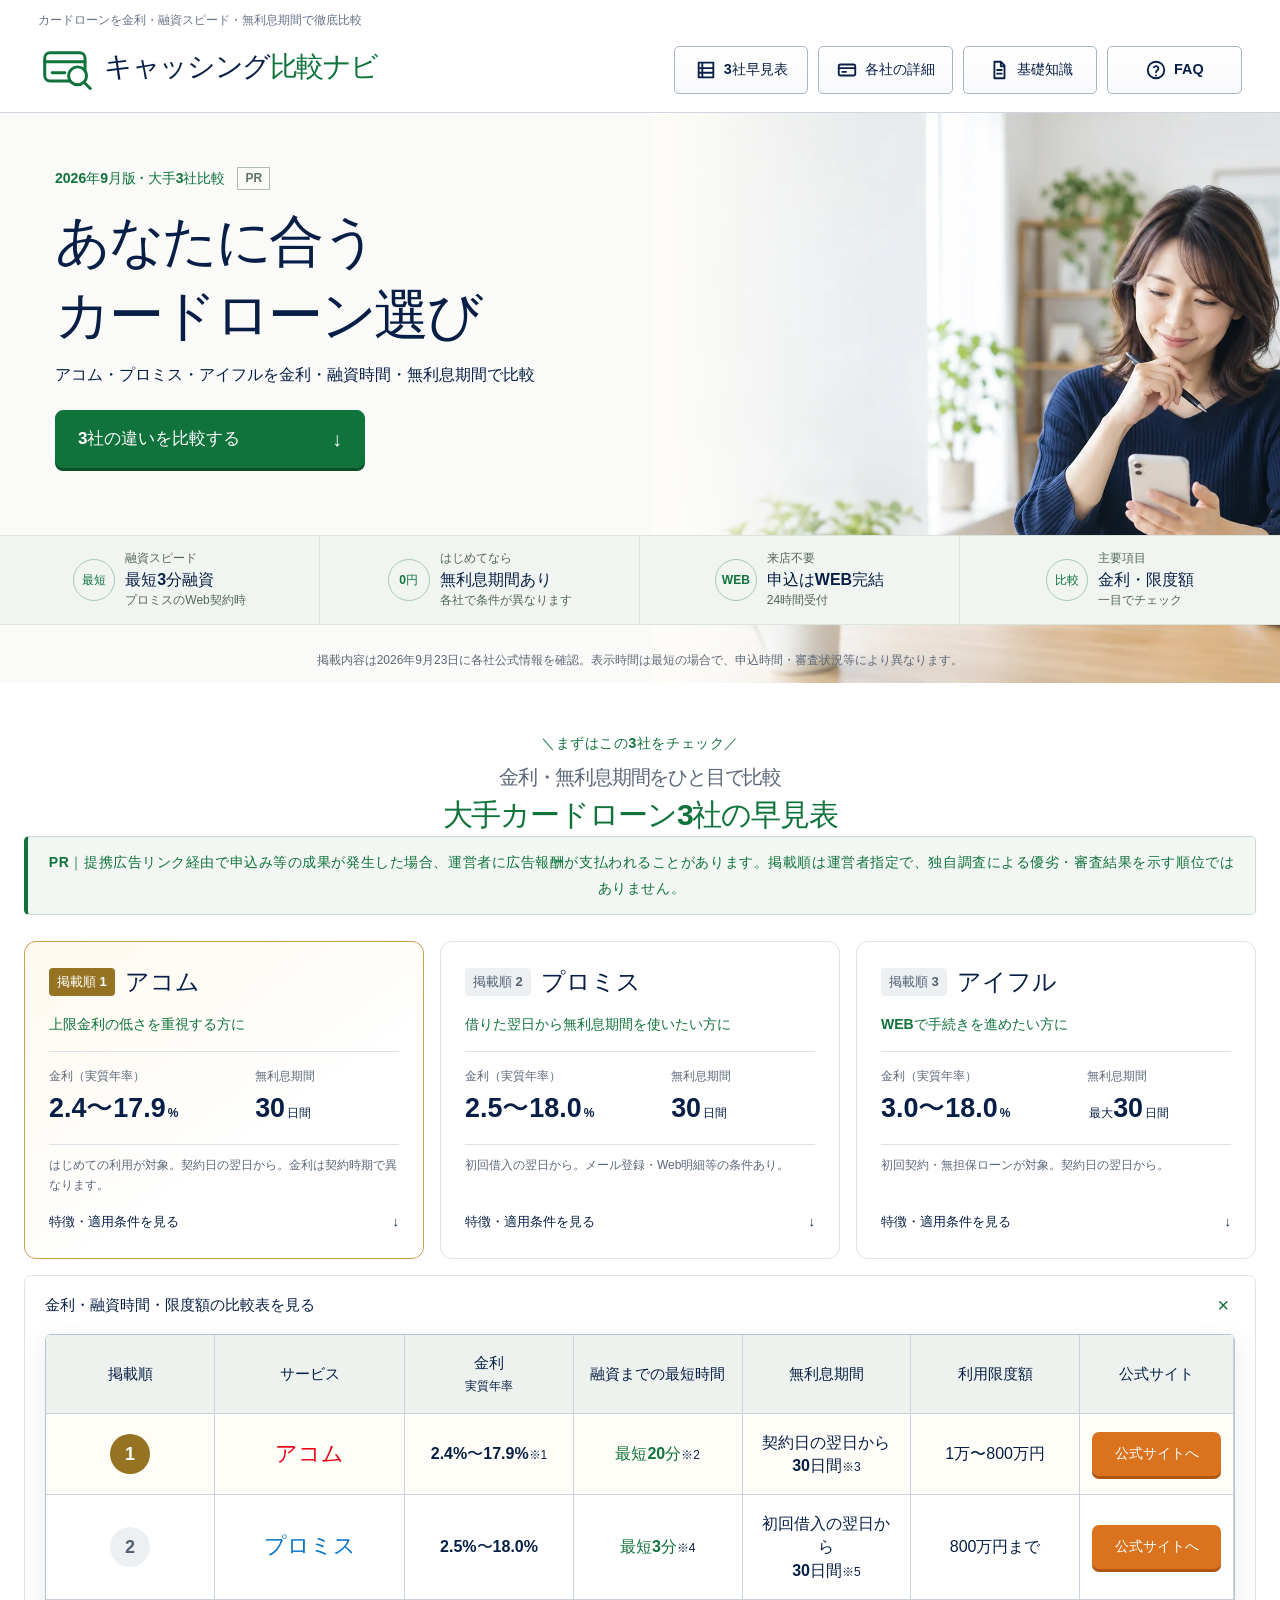
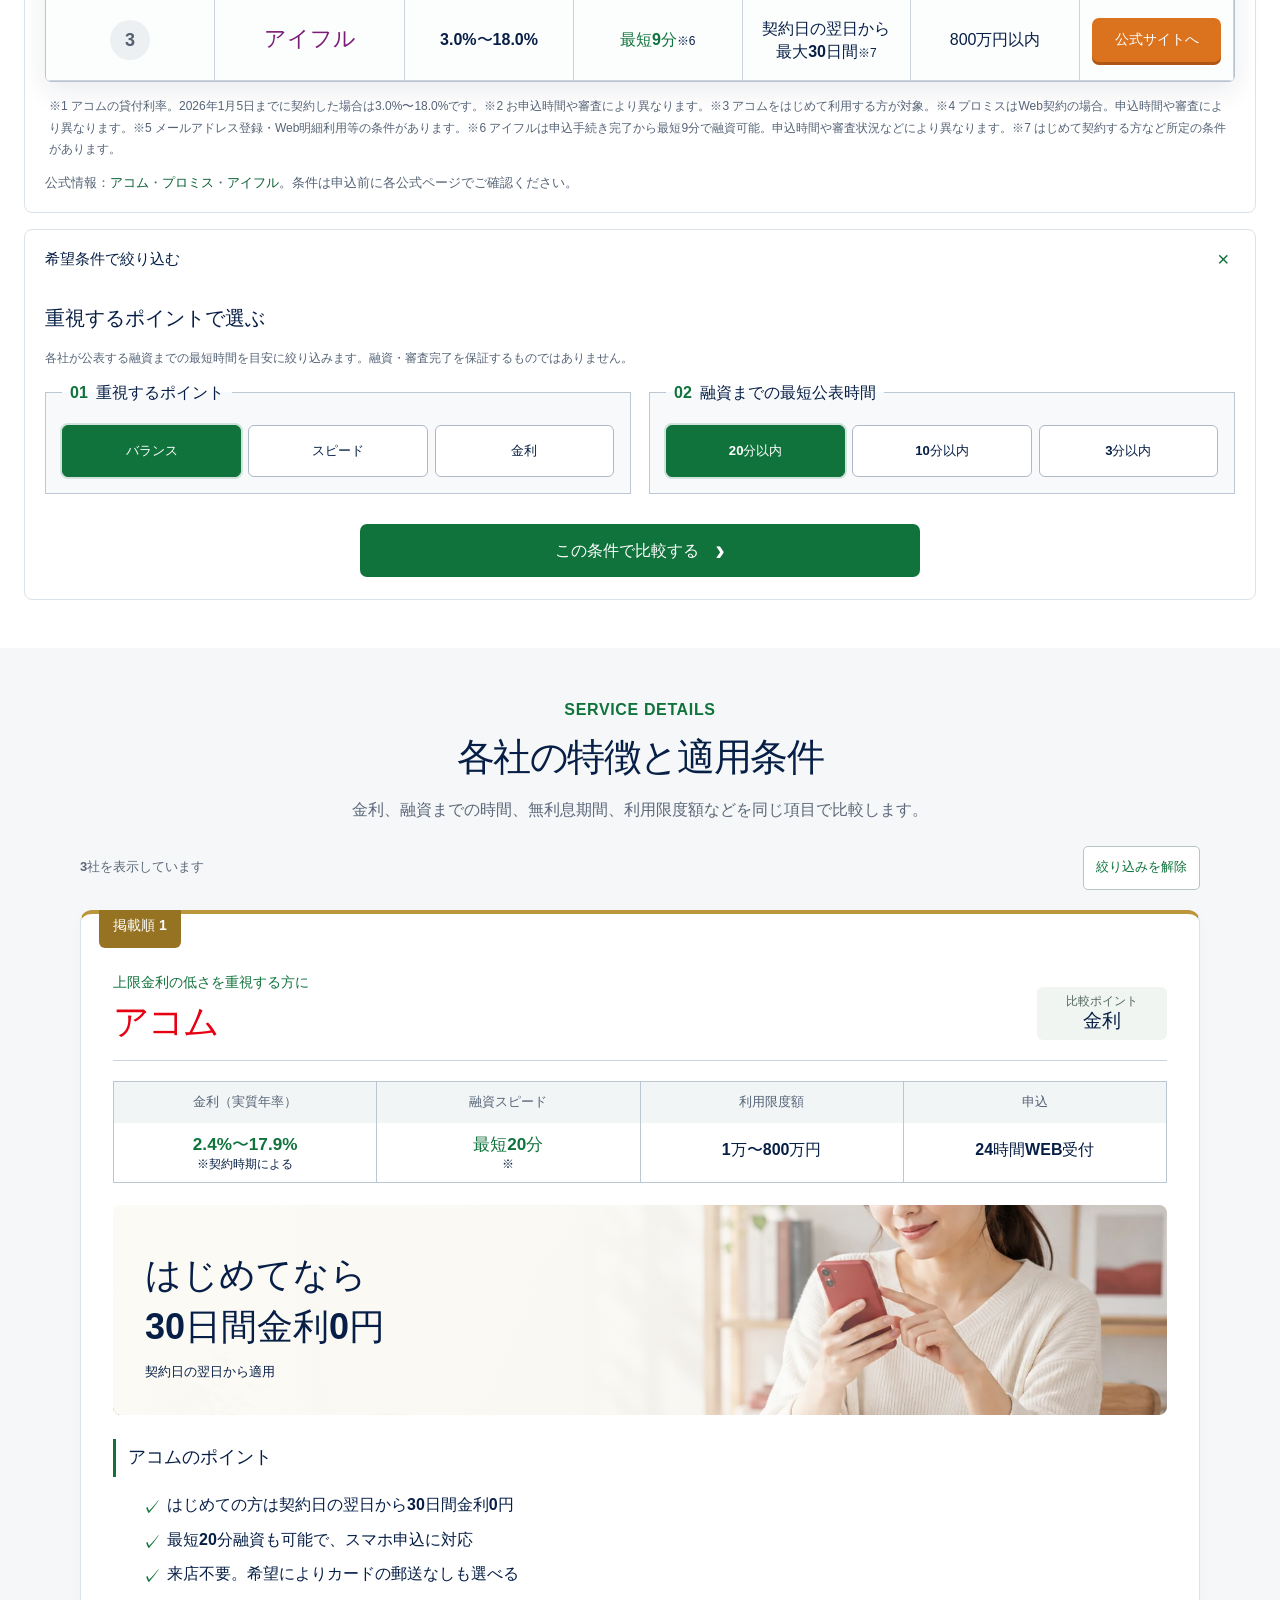
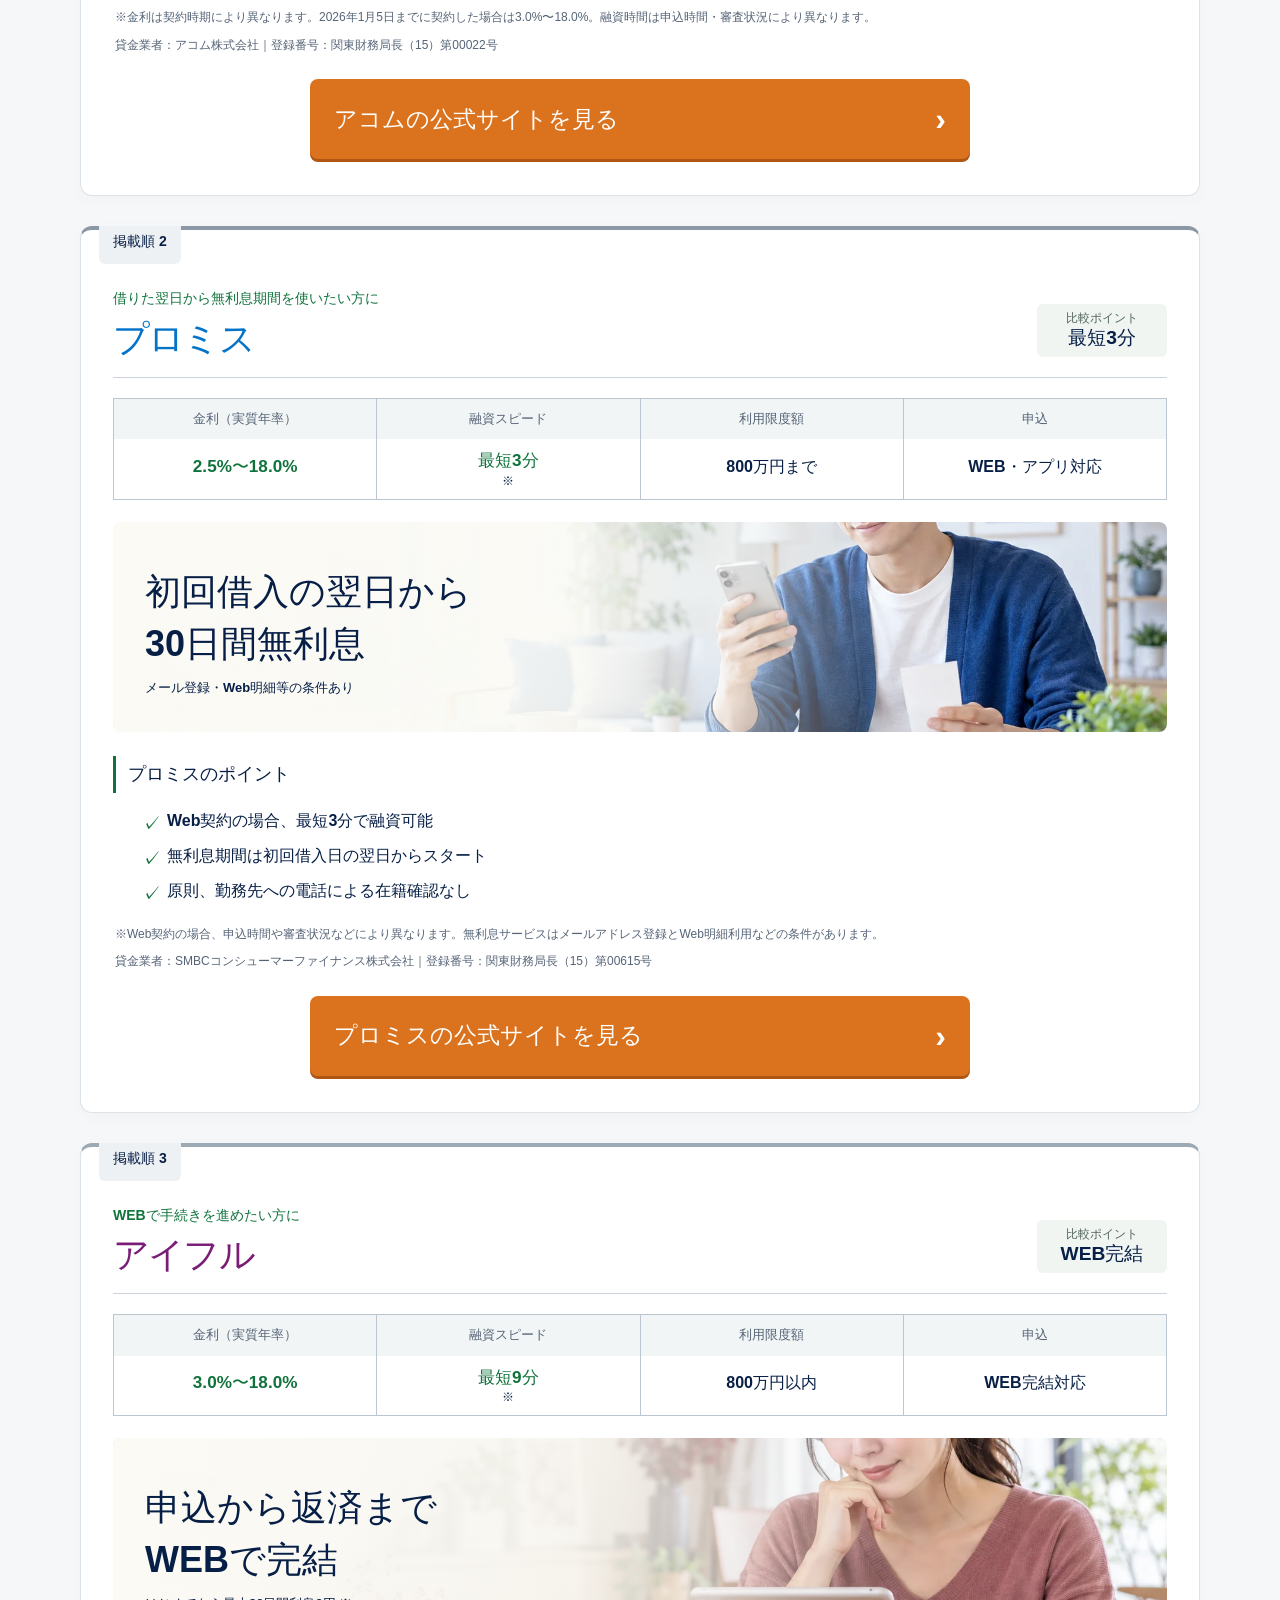
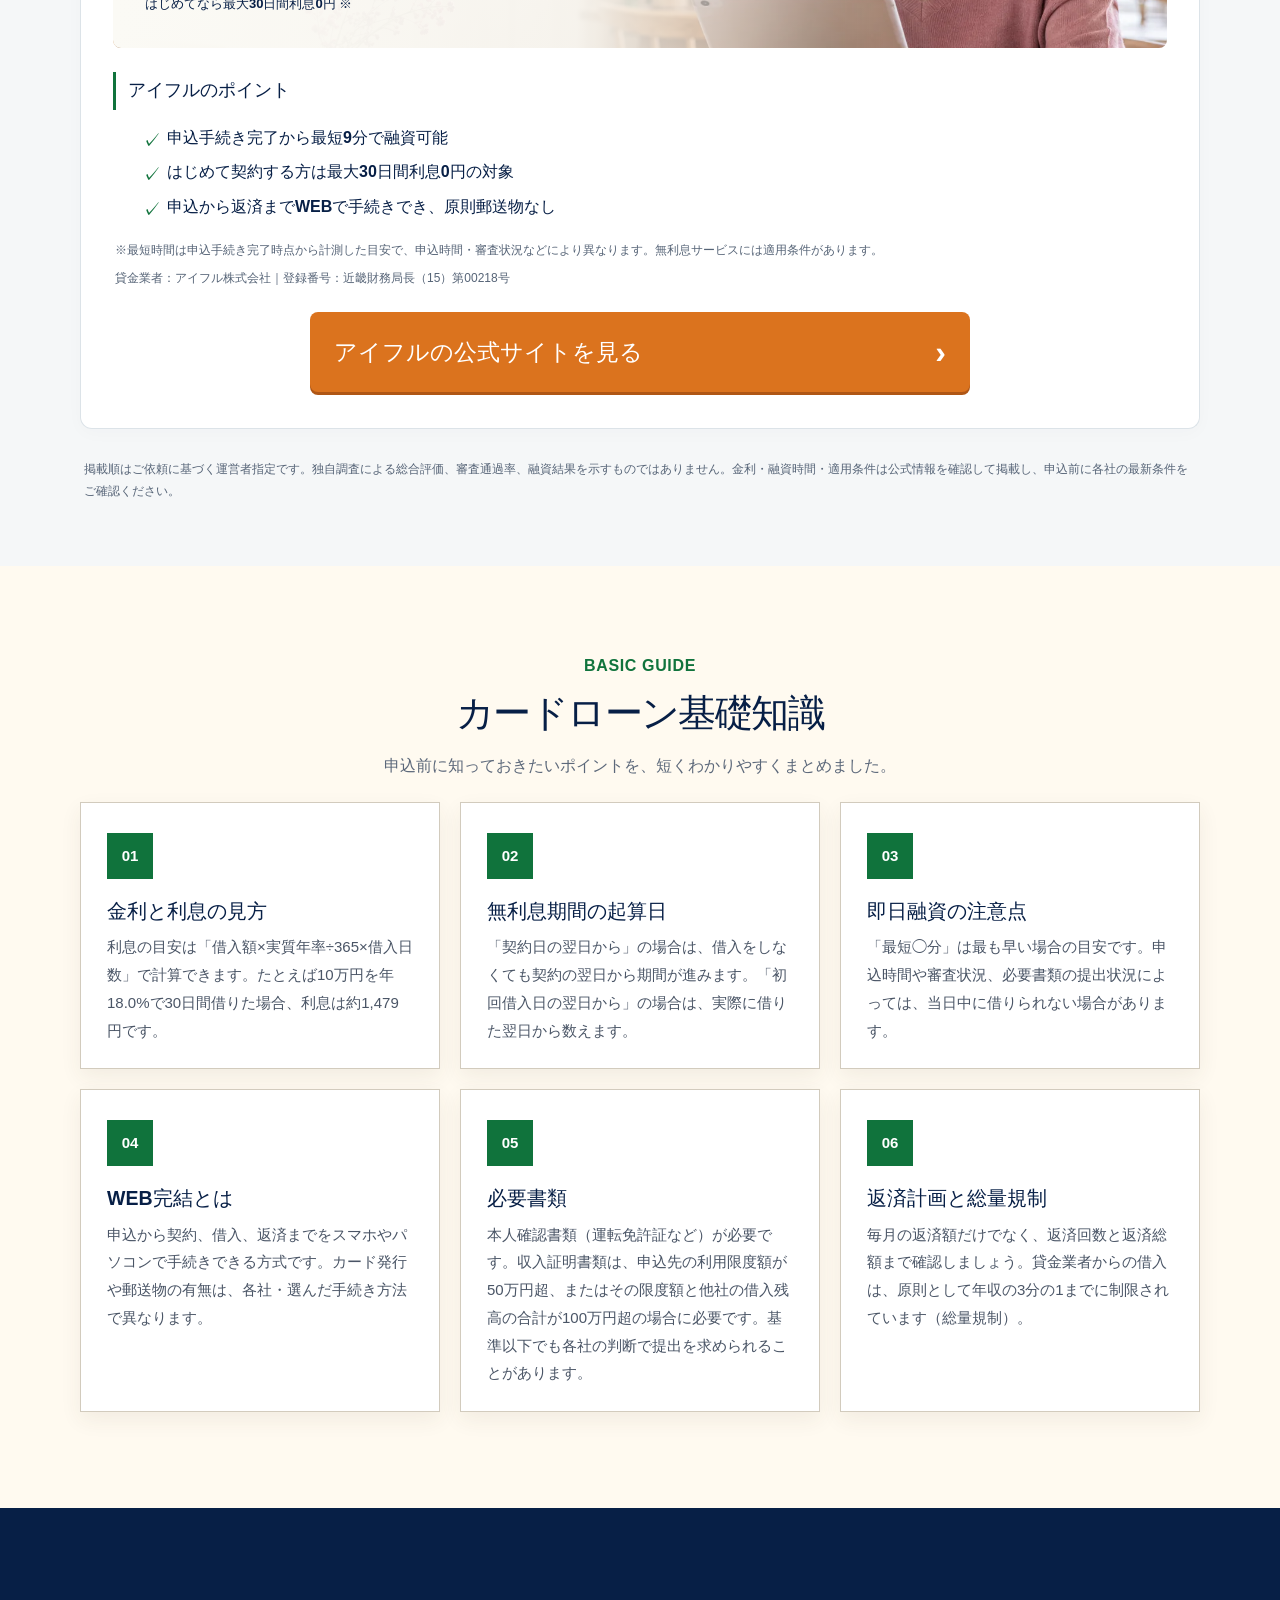
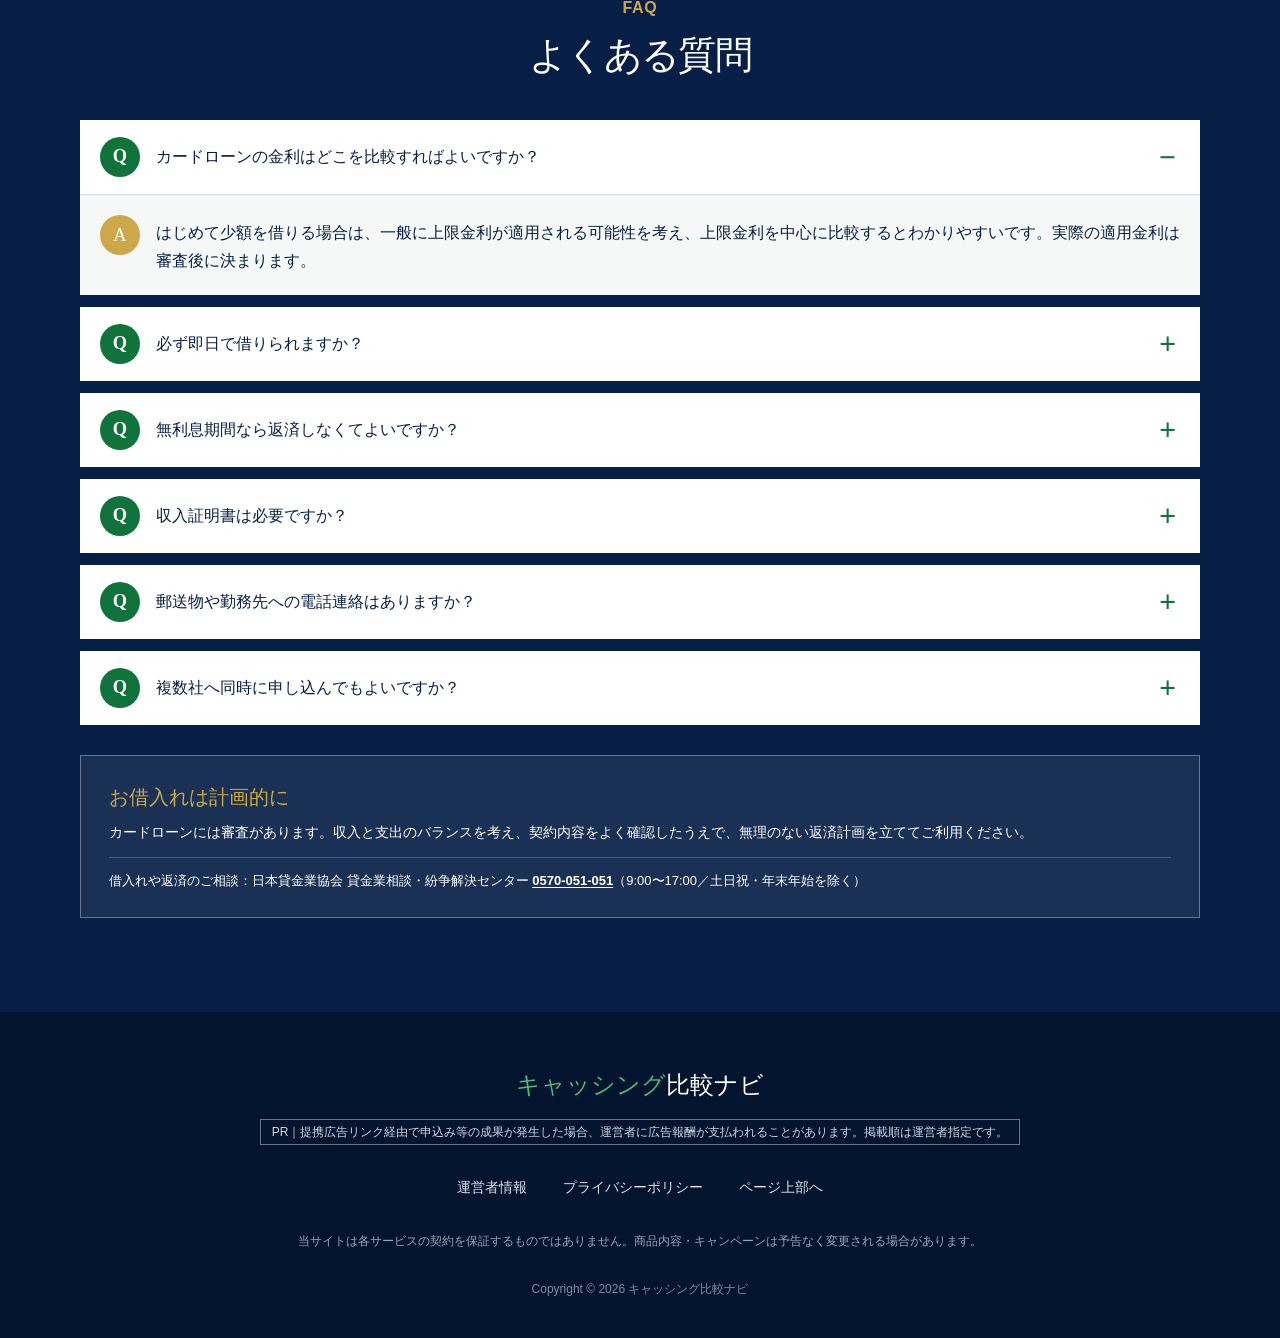
<file: index.html>
<!doctype html>
<html lang="ja">
  <head>
    <meta charset="utf-8">
    <meta name="viewport" content="width=device-width, initial-scale=1">
    <meta name="robots" content="noindex,nofollow,noarchive">
    <meta name="description" content="アコム・プロミス・アイフルの金利、融資スピード、無利息期間などを公式情報をもとに比較します。">
    <title>キャッシング比較ナビ｜カードローン3社の条件比較</title>
    <link rel="icon" type="image/svg+xml" href="data:image/svg+xml,%3Csvg xmlns='http://www.w3.org/2000/svg' viewBox='0 0 64 64'%3E%3Crect width='64' height='64' rx='12' fill='%23071f46'/%3E%3Crect x='13' y='18' width='38' height='28' rx='5' fill='none' stroke='%23fff' stroke-width='4'/%3E%3Cpath d='M13 27h38' stroke='%23107843' stroke-width='5'/%3E%3C/svg%3E">
    <link rel="stylesheet" href="style.css">
    <link rel="stylesheet" href="refinement.css">
    <script src="script.js" defer></script>
  </head>
  <body id="top">
    <div class="site-shell">
      <header class="site-header">
        <p class="header-copy">カードローンを金利・融資スピード・無利息期間で徹底比較</p>
        <a class="brand" href="#top" aria-label="キャッシング比較ナビ トップへ">
          <svg class="brand-mark" viewBox="0 0 72 72" aria-hidden="true">
            <rect x="9" y="17" width="54" height="38" rx="7"></rect>
            <path d="M9 29h54M19 44h17"></path>
            <circle cx="53" cy="48" r="12" fill="#fff"></circle>
            <path d="m62 57 8 8"></path>
          </svg>
          <span class="brand-text"><span>キャッシング</span><span>比較ナビ</span></span>
        </a>
        <button class="menu-toggle" type="button" aria-label="メニューを開く" aria-expanded="false" aria-controls="global-nav">
          <span></span><span></span><span></span>
        </button>
        <nav class="global-nav" id="global-nav" aria-label="主要ナビゲーション">
          <a class="nav-item" href="#comparison">
            <svg viewBox="0 0 24 24" aria-hidden="true"><path d="M4 4h16v16H4zM8 4v16M4 10h16M4 15h16"></path></svg>
            <span>3社早見表</span>
          </a>
          <a class="nav-item" href="#ranking">
            <svg viewBox="0 0 24 24" aria-hidden="true"><rect x="3" y="6" width="18" height="12" rx="2"></rect><path d="M3 10h18M7 14h4"></path></svg>
            <span>各社の詳細</span>
          </a>
          <a class="nav-item" href="#columns">
            <svg viewBox="0 0 24 24" aria-hidden="true"><path d="M7 3h7l4 4v14H7zM14 3v5h4M10 12h5M10 16h5"></path></svg>
            <span>基礎知識</span>
          </a>
          <a class="nav-item" href="#faq">
            <svg viewBox="0 0 24 24" aria-hidden="true"><circle cx="12" cy="12" r="9"></circle><path d="M9.8 9a2.6 2.6 0 0 1 4.8 1.4c0 2.2-2.6 2.2-2.6 4M12 18h.01"></path></svg>
            <span>FAQ</span>
          </a>
        </nav>
      </header>

      <main>
        <section class="first-view" aria-labelledby="hero-title">
          <div class="hero-visual" aria-hidden="true">
            <picture class="image-set"><source srcset="assets/hero-cashing.webp" type="image/webp"><img src="assets/hero-cashing.png" alt="" decoding="async" fetchpriority="high"></picture>
          </div>
          <div class="hero-copy">
            <p class="ranking-lead"><b>2026年9月版 · 大手3社比較</b><span class="ad-label">PR</span></p>
            <h1 id="hero-title"><span>あなたに合う</span><span>カードローン選び</span></h1>
            <p class="subtitle"><span>アコム・プロミス・アイフルを</span><span>金利・融資時間・無利息期間で比較</span></p>
            <a class="primary-cta" href="#comparison"><span>3社の違いを比較する</span><b aria-hidden="true">↓</b></a>
          </div>
          <div class="proof-strip" aria-label="比較ポイント">
            <div class="proof-item"><span class="proof-icon">最短</span><p><small>融資スピード</small><strong>最短3分融資</strong><em>プロミスのWeb契約時</em></p></div>
            <div class="proof-item"><span class="proof-icon">0円</span><p><small>はじめてなら</small><strong>無利息期間あり</strong><em>各社で条件が異なります</em></p></div>
            <div class="proof-item"><span class="proof-icon">WEB</span><p><small>来店不要</small><strong>申込はWEB完結</strong><em>24時間受付</em></p></div>
            <div class="proof-item"><span class="proof-icon">比較</span><p><small>主要項目</small><strong>金利・限度額</strong><em>一目でチェック</em></p></div>
          </div>
          <p class="data-note">掲載内容は2026年9月23日に各社公式情報を確認。表示時間は最短の場合で、申込時間・審査状況等により異なります。</p>
        </section>

        <section class="comparison-section" id="comparison" aria-labelledby="comparison-title">
          <div class="section-inner">
            <div class="pickup-heading">
              <p>＼まずはこの3社をチェック／</p>
              <h2 id="comparison-title"><span>金利・無利息期間をひと目で比較</span><span>大手カードローン3社の早見表</span></h2>
            <p class="ad-disclosure">PR｜提携広告リンク経由で申込み等の成果が発生した場合、運営者に広告報酬が支払われることがあります。掲載順は運営者指定で、独自調査による優劣・審査結果を示す順位ではありません。</p>
            </div>
            <div class="summary-grid" aria-label="3社の特徴を早見比較">
              <a class="summary-card summary-first" href="#acom-detail">
                <div class="summary-heading"><span class="summary-rank">掲載順 1</span><h3>アコム</h3></div>
                <p class="summary-purpose">上限金利の低さを重視する方に</p>
                <div class="summary-facts"><p><span>金利（実質年率）</span><strong>2.4〜17.9<small>%</small></strong></p><p><span>無利息期間</span><strong>30<small>日間</small></strong></p></div>
                <p class="summary-note">はじめての利用が対象。契約日の翌日から。金利は契約時期で異なります。</p>
                <span class="summary-link">特徴・適用条件を見る <b aria-hidden="true">↓</b></span>
              </a>
              <a class="summary-card" href="#promise-detail">
                <div class="summary-heading"><span class="summary-rank">掲載順 2</span><h3>プロミス</h3></div>
                <p class="summary-purpose">借りた翌日から無利息期間を使いたい方に</p>
                <div class="summary-facts"><p><span>金利（実質年率）</span><strong>2.5〜18.0<small>%</small></strong></p><p><span>無利息期間</span><strong>30<small>日間</small></strong></p></div>
                <p class="summary-note">初回借入の翌日から。メール登録・Web明細等の条件あり。</p>
                <span class="summary-link">特徴・適用条件を見る <b aria-hidden="true">↓</b></span>
              </a>
              <a class="summary-card" href="#aiful-detail">
                <div class="summary-heading"><span class="summary-rank">掲載順 3</span><h3>アイフル</h3></div>
                <p class="summary-purpose">WEBで手続きを進めたい方に</p>
                <div class="summary-facts"><p><span>金利（実質年率）</span><strong>3.0〜18.0<small>%</small></strong></p><p><span>無利息期間</span><strong><small>最大</small>30<small>日間</small></strong></p></div>
                <p class="summary-note">初回契約・無担保ローンが対象。契約日の翌日から。</p>
                <span class="summary-link">特徴・適用条件を見る <b aria-hidden="true">↓</b></span>
              </a>
            </div>
            <details class="comparison-details" open>
              <summary>金利・融資時間・限度額の比較表を見る <span aria-hidden="true">＋</span></summary>
              <p class="scroll-hint">横にスクロールして全項目を比較できます →</p>
            <div class="table-scroll" tabindex="0" aria-label="カードローン比較表。横にスクロールできます">
              <table class="comparison-table">
                <thead>
                  <tr>
                    <th>掲載順</th><th>サービス</th><th>金利<br><small>実質年率</small></th><th>融資までの最短時間</th><th>無利息期間</th><th>利用限度額</th><th>公式サイト</th>
                  </tr>
                </thead>
                <tbody>
                  <tr data-card="acom">
                    <td><span class="rank rank-1">1</span></td>
                    <td><a href="#acom-detail" class="service-name acom">アコム</a></td>
                    <td><strong>2.4%〜17.9%</strong><small>※1</small></td>
                    <td><b class="green">最短20分</b><small>※2</small></td>
                    <td>契約日の翌日から<br><strong>30日間</strong><small>※3</small></td>
                    <td>1万〜800万円</td>
                    <td><a class="table-cta" href="https://www.acom.co.jp/lineup/cardloan/" target="_blank" rel="sponsored noopener">公式サイトへ</a></td>
                  </tr>
                  <tr data-card="promise">
                    <td><span class="rank rank-2">2</span></td>
                    <td><a href="#promise-detail" class="service-name promise">プロミス</a></td>
                    <td><strong>2.5%〜18.0%</strong></td>
                    <td><b class="green">最短3分</b><small>※4</small></td>
                    <td>初回借入の翌日から<br><strong>30日間</strong><small>※5</small></td>
                    <td>800万円まで</td>
                    <td><a class="table-cta" href="https://cyber.promise.co.jp/" target="_blank" rel="sponsored noopener">公式サイトへ</a></td>
                  </tr>
                  <tr data-card="aiful">
                    <td><span class="rank rank-3">3</span></td>
                    <td><a href="#aiful-detail" class="service-name aiful">アイフル</a></td>
                    <td><strong>3.0%〜18.0%</strong></td>
                    <td><b class="green">最短9分</b><small>※6</small></td>
                    <td>契約日の翌日から<br><strong>最大30日間</strong><small>※7</small></td>
                    <td>800万円以内</td>
                    <td><a class="table-cta" href="https://www.aiful.co.jp/borrow/products/loan/" target="_blank" rel="sponsored noopener">公式サイトへ</a></td>
                  </tr>
                </tbody>
              </table>
            </div>
            <p class="table-note">※1 アコムの貸付利率。2026年1月5日までに契約した場合は3.0%〜18.0%です。※2 お申込時間や審査により異なります。※3 アコムをはじめて利用する方が対象。※4 プロミスはWeb契約の場合。申込時間や審査により異なります。※5 メールアドレス登録・Web明細利用等の条件があります。※6 アイフルは申込手続き完了から最短9分で融資可能。申込時間や審査状況などにより異なります。※7 はじめて契約する方など所定の条件があります。</p>
            <p class="source-note">公式情報：<a href="https://www.acom.co.jp/lineup/cardloan/" target="_blank" rel="noopener">アコム</a>・<a href="https://cyber.promise.co.jp/" target="_blank" rel="noopener">プロミス</a>・<a href="https://www.aiful.co.jp/starter/cardloan/" target="_blank" rel="noopener">アイフル</a>。条件は申込前に各公式ページでご確認ください。</p>

            </details>
            <details class="comparison-details filter-details" open>
              <summary>希望条件で絞り込む <span aria-hidden="true">＋</span></summary>
            <section class="filter-card" aria-labelledby="filter-title">
              <div class="filter-title-wrap"><h2 id="filter-title">重視するポイントで選ぶ</h2></div>
              <p class="filter-disclaimer">各社が公表する融資までの最短時間を目安に絞り込みます。融資・審査完了を保証するものではありません。</p>
              <div class="filter-grid">
                <fieldset>
                  <legend><b>01</b>重視するポイント</legend>
                  <label><input type="radio" name="priority" value="balance" checked><span>バランス</span></label>
                  <label><input type="radio" name="priority" value="speed"><span>スピード</span></label>
                  <label><input type="radio" name="priority" value="rate"><span>金利</span></label>
                </fieldset>
                <fieldset>
                  <legend><b>02</b>融資までの最短公表時間</legend>
                  <label><input type="radio" name="speed" value="20" checked><span>20分以内</span></label>
                  <label><input type="radio" name="speed" value="10"><span>10分以内</span></label>
                  <label><input type="radio" name="speed" value="3"><span>3分以内</span></label>
                </fieldset>
              </div>
              <button class="filter-button" type="button">この条件で比較する <span>›</span></button>
            </section>
            </details>
          </div>
        </section>

        <section class="ranking-section" id="ranking" aria-labelledby="ranking-title">
          <div class="section-inner narrow">
            <p class="section-label">SERVICE DETAILS</p>
            <h2 id="ranking-title">各社の特徴と適用条件</h2>
            <p class="section-lead">金利、融資までの時間、無利息期間、利用限度額などを同じ項目で比較します。</p>
            <div class="result-toolbar"><p class="filter-status" aria-live="polite">3社を表示しています</p><button class="reset-button" type="button" data-reset-cashing>絞り込みを解除</button></div>

            <article class="ranking-card rank-one" id="acom-detail" data-product="acom" data-speed="20" data-strength="rate balance app web">
              <div class="card-ribbon"><span>掲載順 1</span></div>
              <header class="product-head">
                <div><p class="product-kicker">上限金利の低さを重視する方に</p><h3 class="logo-word acom">アコム</h3></div>
                <span class="score"><small>比較ポイント</small><strong>金利</strong></span>
              </header>
              <div class="spec-grid">
                <dl><dt>金利（実質年率）</dt><dd><strong>2.4%〜17.9%</strong><small>※契約時期による</small></dd></dl>
                <dl><dt>融資スピード</dt><dd><strong>最短20分</strong><small>※</small></dd></dl>
                <dl><dt>利用限度額</dt><dd>1万〜800万円</dd></dl>
                <dl><dt>申込</dt><dd>24時間WEB受付</dd></dl>
              </div>
              <div class="product-banner acom-banner">
                <picture class="image-set"><source srcset="assets/acom-card.webp" type="image/webp"><img src="assets/acom-card.png" alt="" loading="lazy" decoding="async"></picture>
                <div class="product-banner-copy"><strong>はじめてなら<br>30日間金利0円</strong><em>契約日の翌日から適用</em></div>
              </div>
              <section class="point-block"><h4>アコムのポイント</h4><ul><li>はじめての方は契約日の翌日から30日間金利0円</li><li>最短20分融資も可能で、スマホ申込に対応</li><li>来店不要。希望によりカードの郵送なしも選べる</li></ul></section>
              <p class="product-note">※金利は契約時期により異なります。2026年1月5日までに契約した場合は3.0%〜18.0%。融資時間は申込時間・審査状況により異なります。</p>
              <p class="lender-info">貸金業者：アコム株式会社｜登録番号：関東財務局長（15）第00022号</p>
              <a class="official-button" href="https://www.acom.co.jp/lineup/cardloan/" target="_blank" rel="sponsored noopener"><span>アコムの公式サイトを見る</span><b aria-hidden="true">›</b></a>
            </article>

            <article class="ranking-card rank-two" id="promise-detail" data-product="promise" data-speed="3" data-strength="speed balance app web">
              <div class="card-ribbon"><span>掲載順 2</span></div>
              <header class="product-head">
                <div><p class="product-kicker">借りた翌日から無利息期間を使いたい方に</p><h3 class="logo-word promise">プロミス</h3></div>
                <span class="score"><small>比較ポイント</small><strong>最短3分</strong></span>
              </header>
              <div class="spec-grid">
                <dl><dt>金利（実質年率）</dt><dd><strong>2.5%〜18.0%</strong></dd></dl>
                <dl><dt>融資スピード</dt><dd><strong>最短3分</strong><small>※</small></dd></dl>
                <dl><dt>利用限度額</dt><dd>800万円まで</dd></dl>
                <dl><dt>申込</dt><dd>WEB・アプリ対応</dd></dl>
              </div>
              <div class="product-banner promise-banner">
                <picture class="image-set"><source srcset="assets/promise-card.webp" type="image/webp"><img src="assets/promise-card.png" alt="" loading="lazy" decoding="async"></picture>
                <div class="product-banner-copy"><strong>初回借入の翌日から<br>30日間無利息</strong><em>メール登録・Web明細等の条件あり</em></div>
              </div>
              <section class="point-block"><h4>プロミスのポイント</h4><ul><li>Web契約の場合、最短3分で融資可能</li><li>無利息期間は初回借入日の翌日からスタート</li><li>原則、勤務先への電話による在籍確認なし</li></ul></section>
              <p class="product-note">※Web契約の場合、申込時間や審査状況などにより異なります。無利息サービスはメールアドレス登録とWeb明細利用などの条件があります。</p>
              <p class="lender-info">貸金業者：SMBCコンシューマーファイナンス株式会社｜登録番号：関東財務局長（15）第00615号</p>
              <a class="official-button" href="https://cyber.promise.co.jp/" target="_blank" rel="sponsored noopener"><span>プロミスの公式サイトを見る</span><b aria-hidden="true">›</b></a>
            </article>

            <article class="ranking-card rank-three" id="aiful-detail" data-product="aiful" data-speed="9" data-strength="speed balance app web">
              <div class="card-ribbon"><span>掲載順 3</span></div>
              <header class="product-head">
                <div><p class="product-kicker">WEBで手続きを進めたい方に</p><h3 class="logo-word aiful">アイフル</h3></div>
                <span class="score"><small>比較ポイント</small><strong>WEB完結</strong></span>
              </header>
              <div class="spec-grid">
                <dl><dt>金利（実質年率）</dt><dd><strong>3.0%〜18.0%</strong></dd></dl>
                <dl><dt>融資スピード</dt><dd><strong>最短9分</strong><small>※</small></dd></dl>
                <dl><dt>利用限度額</dt><dd>800万円以内</dd></dl>
                <dl><dt>申込</dt><dd>WEB完結対応</dd></dl>
              </div>
              <div class="product-banner aiful-banner">
                <picture class="image-set"><source srcset="assets/aiful-card.webp" type="image/webp"><img src="assets/aiful-card.png" alt="" loading="lazy" decoding="async"></picture>
                <div class="product-banner-copy"><strong>申込から返済まで<br>WEBで完結</strong><em>はじめてなら最大30日間利息0円 ※</em></div>
              </div>
              <section class="point-block"><h4>アイフルのポイント</h4><ul><li>申込手続き完了から最短9分で融資可能</li><li>はじめて契約する方は最大30日間利息0円の対象</li><li>申込から返済までWEBで手続きでき、原則郵送物なし</li></ul></section>
              <p class="product-note">※最短時間は申込手続き完了時点から計測した目安で、申込時間・審査状況などにより異なります。無利息サービスには適用条件があります。</p>
              <p class="lender-info">貸金業者：アイフル株式会社｜登録番号：近畿財務局長（15）第00218号</p>
              <a class="official-button" href="https://www.aiful.co.jp/borrow/products/loan/" target="_blank" rel="sponsored noopener"><span>アイフルの公式サイトを見る</span><b aria-hidden="true">›</b></a>
            </article>

            <p class="ranking-note">掲載順はご依頼に基づく運営者指定です。独自調査による総合評価、審査通過率、融資結果を示すものではありません。金利・融資時間・適用条件は公式情報を確認して掲載し、申込前に各社の最新条件をご確認ください。</p>
          </div>
        </section>

        <section class="column-section" id="columns" aria-labelledby="column-title">
          <div class="section-inner narrow">
            <p class="section-label">BASIC GUIDE</p>
            <h2 id="column-title">カードローン基礎知識</h2>
            <p class="section-lead">申込前に知っておきたいポイントを、短くわかりやすくまとめました。</p>
            <div class="column-grid">
              <article><span>01</span><h3>金利と利息の見方</h3><p>利息の目安は「借入額×実質年率÷365×借入日数」で計算できます。たとえば10万円を年18.0%で30日間借りた場合、利息は約1,479円です。</p></article>
              <article><span>02</span><h3>無利息期間の起算日</h3><p>「契約日の翌日から」の場合は、借入をしなくても契約の翌日から期間が進みます。「初回借入日の翌日から」の場合は、実際に借りた翌日から数えます。</p></article>
              <article><span>03</span><h3>即日融資の注意点</h3><p>「最短◯分」は最も早い場合の目安です。申込時間や審査状況、必要書類の提出状況によっては、当日中に借りられない場合があります。</p></article>
              <article><span>04</span><h3>WEB完結とは</h3><p>申込から契約、借入、返済までをスマホやパソコンで手続きできる方式です。カード発行や郵送物の有無は、各社・選んだ手続き方法で異なります。</p></article>
              <article><span>05</span><h3>必要書類</h3><p>本人確認書類（運転免許証など）が必要です。収入証明書類は、申込先の利用限度額が50万円超、またはその限度額と他社の借入残高の合計が100万円超の場合に必要です。基準以下でも各社の判断で提出を求められることがあります。</p></article>
              <article><span>06</span><h3>返済計画と総量規制</h3><p>毎月の返済額だけでなく、返済回数と返済総額まで確認しましょう。貸金業者からの借入は、原則として年収の3分の1までに制限されています（総量規制）。</p></article>
            </div>
          </div>
        </section>

        <section class="faq-section" id="faq" aria-labelledby="faq-title">
          <div class="section-inner narrow">
            <p class="section-label light">FAQ</p>
            <h2 id="faq-title">よくある質問</h2>
            <div class="faq-list">
              <details open><summary><span>Q</span>カードローンの金利はどこを比較すればよいですか？</summary><div><span>A</span><p>はじめて少額を借りる場合は、一般に上限金利が適用される可能性を考え、上限金利を中心に比較するとわかりやすいです。実際の適用金利は審査後に決まります。</p></div></details>
              <details><summary><span>Q</span>必ず即日で借りられますか？</summary><div><span>A</span><p>即日融資を保証するものではありません。申込時間、審査状況、必要書類の提出状況、金融機関の受付時間などにより翌日以降になる場合があります。</p></div></details>
              <details><summary><span>Q</span>無利息期間なら返済しなくてよいですか？</summary><div><span>A</span><p>いいえ。無利息期間中でも返済日が到来する場合は返済が必要です。開始日や適用条件は各社で異なるため、契約前に必ず確認してください。</p></div></details>
              <details><summary><span>Q</span>収入証明書は必要ですか？</summary><div><span>A</span><p>申込先の利用限度額や他社の借入残高によって必要です。基準以下でも提出を求められる場合があるため、各社の案内をご確認ください。</p></div></details>
              <details><summary><span>Q</span>郵送物や勤務先への電話連絡はありますか？</summary><div><span>A</span><p>郵送物や電話連絡の有無は、各社の手続き方法や本人確認の方法によって異なります。審査や本人確認の状況により、連絡・郵送が必要になる場合があるため、申込前に各社の公式サイトでご確認ください。</p></div></details>
              <details><summary><span>Q</span>複数社へ同時に申し込んでもよいですか？</summary><div><span>A</span><p>短期間の複数申込は審査に影響する可能性があります。必要な金額と返済可能額を整理し、申込先を慎重に選びましょう。</p></div></details>
            </div>
            <div class="responsible-box"><strong>お借入れは計画的に</strong><p>カードローンには審査があります。収入と支出のバランスを考え、契約内容をよく確認したうえで、無理のない返済計画を立ててご利用ください。</p><p class="consult-note">借入れや返済のご相談：日本貸金業協会 貸金業相談・紛争解決センター <a href="tel:0570051051">0570-051-051</a>（9:00〜17:00／土日祝・年末年始を除く）</p></div>
          </div>
        </section>
      </main>

      <footer class="site-footer">
        <div class="footer-brand"><span>キャッシング</span>比較ナビ</div>
        <p class="ad-label">PR｜提携広告リンク経由で申込み等の成果が発生した場合、運営者に広告報酬が支払われることがあります。掲載順は運営者指定です。</p>
        <nav aria-label="フッターナビゲーション"><a href="company.html">運営者情報</a><a href="privacy-policy.html">プライバシーポリシー</a><a href="#top">ページ上部へ</a></nav>
        <p class="footer-note">当サイトは各サービスの契約を保証するものではありません。商品内容・キャンペーンは予告なく変更される場合があります。</p>
        <small>Copyright © 2026 キャッシング比較ナビ</small>
      </footer>
    </div>
    <a class="floating-cta" href="#comparison"><span>3社の早見表に戻る</span><b aria-hidden="true">↑</b></a>
  </body>
</html>
</file>
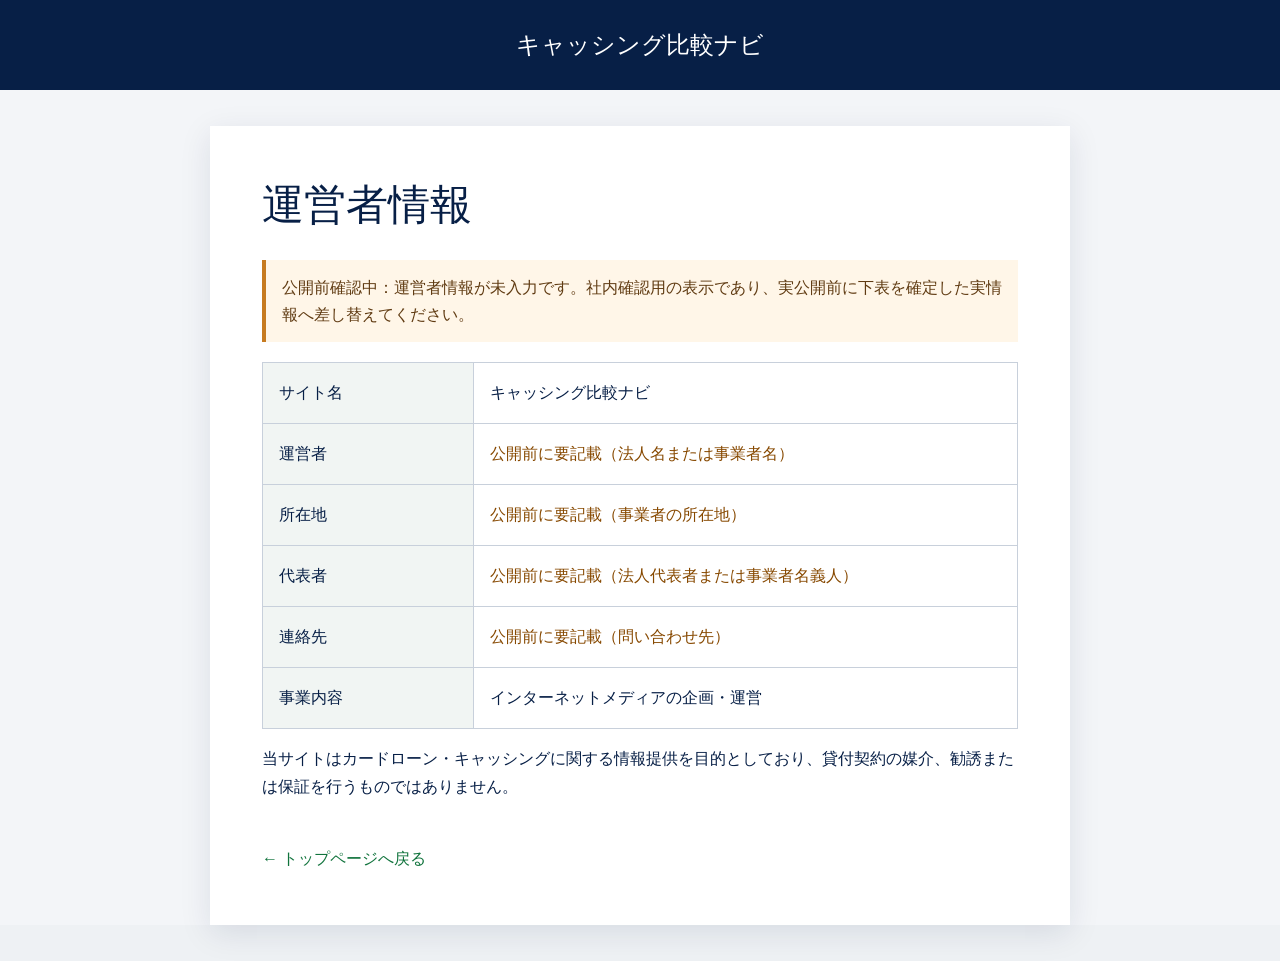
<file: company.html>
<!doctype html>
<html lang="ja">
  <head>
    <meta charset="utf-8">
    <meta name="viewport" content="width=device-width, initial-scale=1">
    <meta name="robots" content="noindex,nofollow,noarchive">
    <title>運営者情報｜キャッシング比較ナビ</title>
    <link rel="stylesheet" href="style.css">
    <style>
      .legal-page{min-height:100vh;background:#f3f5f8}.legal-header{padding:24px;background:#071f46;color:#fff;text-align:center}.legal-header a{font-size:1.5rem;font-weight:900}.legal-main{width:min(860px,calc(100% - 32px));margin:36px auto;padding:clamp(24px,5vw,52px);background:#fff;box-shadow:0 8px 30px rgba(7,31,70,.1)}.legal-main h1{margin:0 0 28px;font-size:clamp(1.8rem,4vw,2.6rem);line-height:1.3}.legal-table{width:100%;border-collapse:collapse}.legal-table th,.legal-table td{padding:16px;border:1px solid #c8d0db;text-align:left;vertical-align:top}.legal-table th{width:28%;background:#f1f5f3}.required-info{color:#874900;font-weight:800}.release-warning{margin:0 0 20px;padding:14px 16px;border-left:4px solid #c77b20;background:#fff6e8;color:#603b12;line-height:1.7}.legal-back{display:inline-block;margin-top:28px;color:#10733c;font-weight:900}
    </style>
  </head>
  <body class="legal-page">
    <header class="legal-header"><a href="index.html">キャッシング比較ナビ</a></header>
    <main class="legal-main">
      <h1>運営者情報</h1>
      <p class="release-warning" role="note">公開前確認中：運営者情報が未入力です。社内確認用の表示であり、実公開前に下表を確定した実情報へ差し替えてください。</p>
      <table class="legal-table">
        <tr><th>サイト名</th><td>キャッシング比較ナビ</td></tr>
        <tr><th>運営者</th><td class="required-info">公開前に要記載（法人名または事業者名）</td></tr>
        <tr><th>所在地</th><td class="required-info">公開前に要記載（事業者の所在地）</td></tr>
        <tr><th>代表者</th><td class="required-info">公開前に要記載（法人代表者または事業者名義人）</td></tr>
        <tr><th>連絡先</th><td class="required-info">公開前に要記載（問い合わせ先）</td></tr>
        <tr><th>事業内容</th><td>インターネットメディアの企画・運営</td></tr>
      </table>
      <p>当サイトはカードローン・キャッシングに関する情報提供を目的としており、貸付契約の媒介、勧誘または保証を行うものではありません。</p>
      <a class="legal-back" href="index.html">← トップページへ戻る</a>
    </main>
  </body>
</html>
</file>
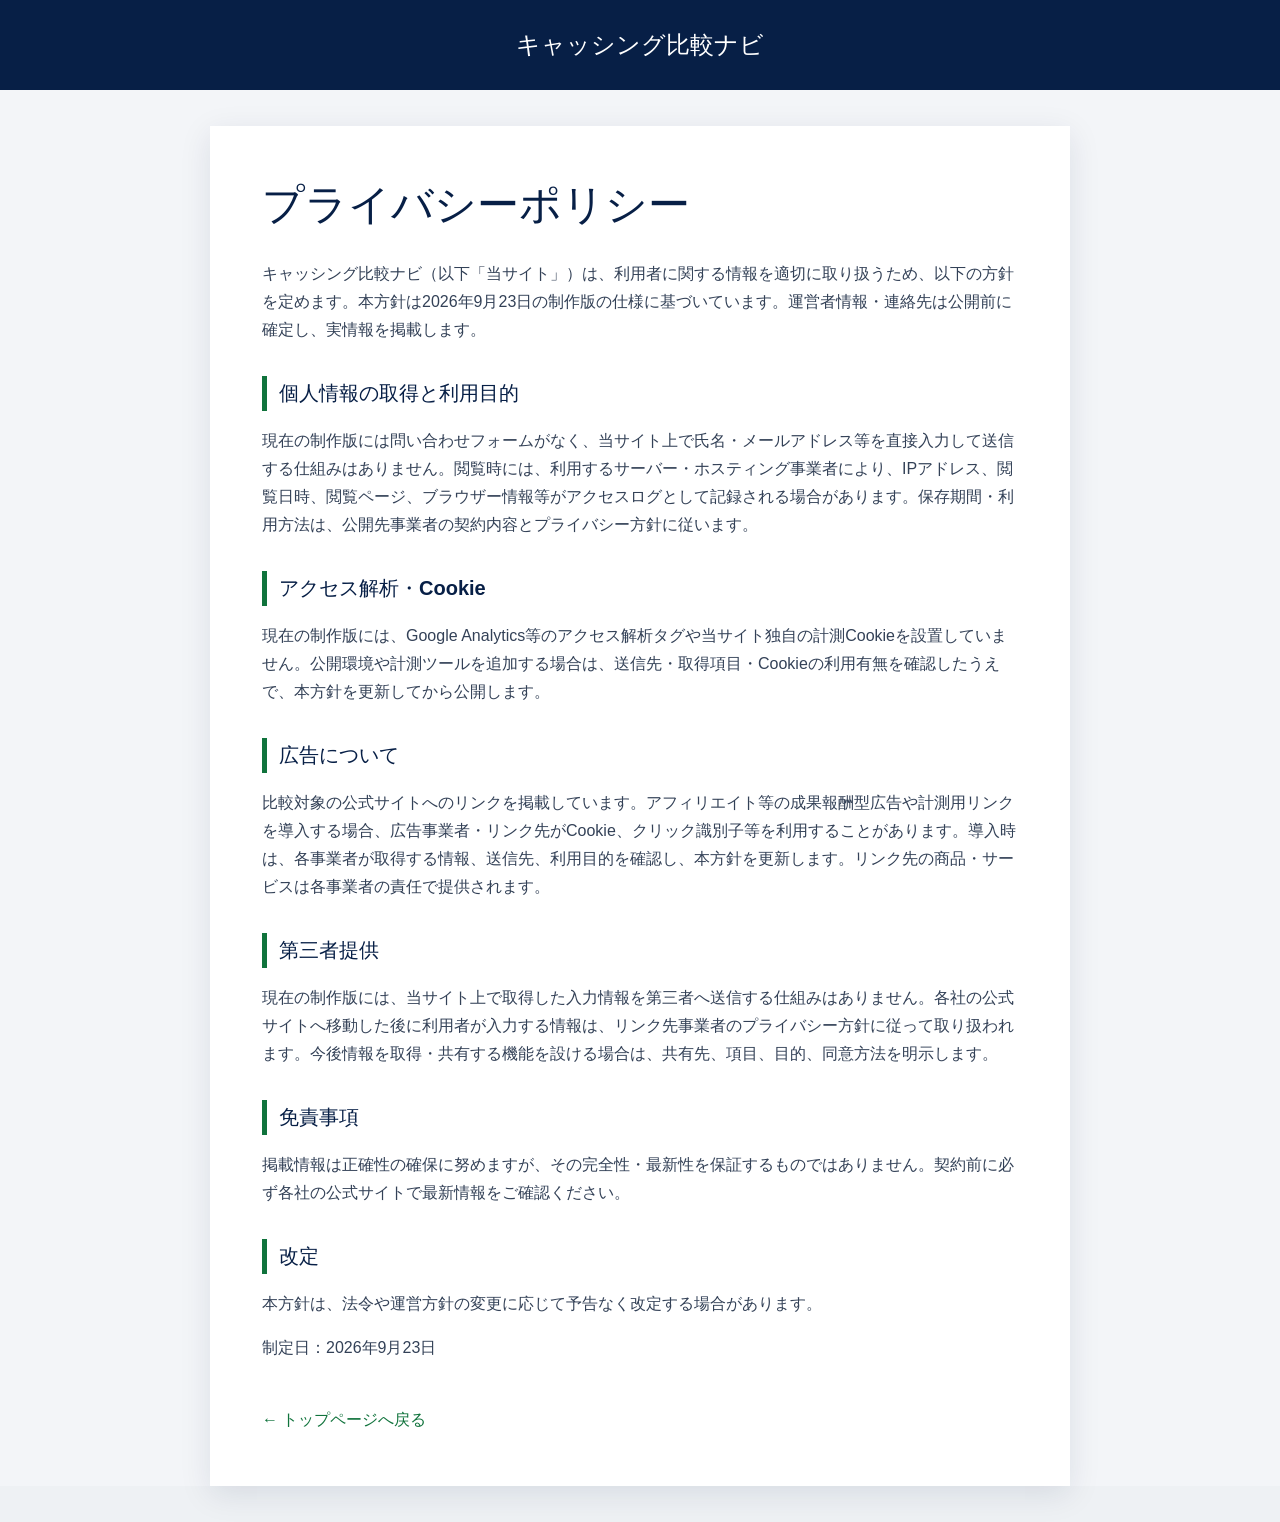
<file: privacy-policy.html>
<!doctype html>
<html lang="ja">
  <head>
    <meta charset="utf-8">
    <meta name="viewport" content="width=device-width, initial-scale=1">
    <meta name="robots" content="noindex,nofollow,noarchive">
    <title>プライバシーポリシー｜キャッシング比較ナビ</title>
    <link rel="stylesheet" href="style.css">
    <style>
      .legal-page{min-height:100vh;background:#f3f5f8}.legal-header{padding:24px;background:#071f46;color:#fff;text-align:center}.legal-header a{font-size:1.5rem;font-weight:900}.legal-main{width:min(860px,calc(100% - 32px));margin:36px auto;padding:clamp(24px,5vw,52px);background:#fff;box-shadow:0 8px 30px rgba(7,31,70,.1)}.legal-main h1{margin:0 0 28px;font-size:clamp(1.8rem,4vw,2.6rem);line-height:1.3}.legal-main h2{margin:32px 0 8px;font-size:1.25rem;border-left:5px solid #10733c;padding-left:12px}.legal-main p,.legal-main li{color:#334157}.legal-back{display:inline-block;margin-top:28px;color:#10733c;font-weight:900}
    </style>
  </head>
  <body class="legal-page">
    <header class="legal-header"><a href="index.html">キャッシング比較ナビ</a></header>
    <main class="legal-main">
      <h1>プライバシーポリシー</h1>
      <p>キャッシング比較ナビ（以下「当サイト」）は、利用者に関する情報を適切に取り扱うため、以下の方針を定めます。本方針は2026年9月23日の制作版の仕様に基づいています。運営者情報・連絡先は公開前に確定し、実情報を掲載します。</p>
      <h2>個人情報の取得と利用目的</h2>
      <p>現在の制作版には問い合わせフォームがなく、当サイト上で氏名・メールアドレス等を直接入力して送信する仕組みはありません。閲覧時には、利用するサーバー・ホスティング事業者により、IPアドレス、閲覧日時、閲覧ページ、ブラウザー情報等がアクセスログとして記録される場合があります。保存期間・利用方法は、公開先事業者の契約内容とプライバシー方針に従います。</p>
      <h2>アクセス解析・Cookie</h2>
      <p>現在の制作版には、Google Analytics等のアクセス解析タグや当サイト独自の計測Cookieを設置していません。公開環境や計測ツールを追加する場合は、送信先・取得項目・Cookieの利用有無を確認したうえで、本方針を更新してから公開します。</p>
      <h2>広告について</h2>
      <p>比較対象の公式サイトへのリンクを掲載しています。アフィリエイト等の成果報酬型広告や計測用リンクを導入する場合、広告事業者・リンク先がCookie、クリック識別子等を利用することがあります。導入時は、各事業者が取得する情報、送信先、利用目的を確認し、本方針を更新します。リンク先の商品・サービスは各事業者の責任で提供されます。</p>
      <h2>第三者提供</h2>
      <p>現在の制作版には、当サイト上で取得した入力情報を第三者へ送信する仕組みはありません。各社の公式サイトへ移動した後に利用者が入力する情報は、リンク先事業者のプライバシー方針に従って取り扱われます。今後情報を取得・共有する機能を設ける場合は、共有先、項目、目的、同意方法を明示します。</p>
      <h2>免責事項</h2>
      <p>掲載情報は正確性の確保に努めますが、その完全性・最新性を保証するものではありません。契約前に必ず各社の公式サイトで最新情報をご確認ください。</p>
      <h2>改定</h2>
      <p>本方針は、法令や運営方針の変更に応じて予告なく改定する場合があります。</p>
      <p>制定日：2026年9月23日</p>
      <a class="legal-back" href="index.html">← トップページへ戻る</a>
    </main>
  </body>
</html>
</file>
<file: style.css>
:root {
  --navy: #071f46;
  --navy-2: #0d315f;
  --green: #10733c;
  --green-2: #168b4d;
  --gold: #cda848;
  --cream: #fffaf0;
  --paper: #ffffff;
  --soft: #f4f7f9;
  --line: #c8d0db;
  --muted: #5c687a;
  --danger: #b92b2b;
  font-family: "Yu Gothic", "YuGothic", "Hiragino Kaku Gothic ProN", Meiryo, sans-serif;
  color: var(--navy);
  background: #eef1f4;
  font-synthesis: none;
}

* {
  box-sizing: border-box;
}

html {
  scroll-behavior: smooth;
}

body {
  margin: 0;
  min-width: 320px;
  background: #eef1f4;
  color: var(--navy);
  font-size: 16px;
  line-height: 1.75;
}

a {
  color: inherit;
  text-decoration: none;
}

button,
input {
  font: inherit;
}

button,
a {
  -webkit-tap-highlight-color: transparent;
}

.site-shell {
  width: 100%;
  overflow: hidden;
  background: var(--paper);
}

.site-header {
  position: relative;
  z-index: 20;
  display: flex;
  align-items: flex-end;
  justify-content: space-between;
  min-height: 132px;
  padding: 52px clamp(24px, 3vw, 52px) 18px;
  background: #fff;
  border-bottom: 1px solid #cfd5de;
  box-shadow: 0 2px 12px rgba(7, 31, 70, .08);
}

.header-copy {
  position: absolute;
  top: 17px;
  left: clamp(24px, 3vw, 52px);
  margin: 0;
  color: #677389;
  font-size: clamp(.78rem, .9vw, .95rem);
  font-weight: 700;
  line-height: 1.4;
}

.brand {
  display: inline-flex;
  align-items: center;
  gap: 12px;
  min-width: 360px;
}

.brand-mark {
  width: clamp(50px, 4.2vw, 68px);
  height: clamp(50px, 4.2vw, 68px);
  flex: 0 0 auto;
  fill: none;
  stroke: var(--green);
  stroke-width: 4;
  stroke-linecap: round;
  stroke-linejoin: round;
}

.brand-text {
  display: flex;
  align-items: baseline;
  color: var(--navy);
  font-size: clamp(1.55rem, 2.2vw, 2.45rem);
  font-weight: 900;
  line-height: 1;
  white-space: nowrap;
  letter-spacing: -.05em;
}

.brand-text span:last-child {
  color: var(--green);
}

.global-nav {
  display: flex;
  gap: 10px;
}

.nav-item {
  display: inline-flex;
  align-items: center;
  justify-content: center;
  gap: 7px;
  min-width: clamp(124px, 10.5vw, 176px);
  min-height: 62px;
  padding: 10px 14px;
  border: 1px solid #aab5c8;
  background: linear-gradient(#fff, #f8f9fb);
  color: var(--navy);
  font-size: clamp(.9rem, 1.1vw, 1.2rem);
  font-weight: 800;
  line-height: 1.2;
  box-shadow: 0 2px 4px rgba(7, 31, 70, .07);
}

.nav-item.is-active,
.nav-item:hover,
.nav-item:focus-visible {
  color: #fff;
  border-color: var(--navy);
  background: var(--navy);
}

.nav-item svg {
  width: 22px;
  height: 22px;
  fill: none;
  stroke: currentColor;
  stroke-width: 2;
  stroke-linecap: round;
  stroke-linejoin: round;
}

.menu-toggle {
  display: none;
}

.first-view {
  position: relative;
  min-height: 720px;
  overflow: hidden;
  background:
    linear-gradient(90deg, #fffdf8 0%, #fffdf8 49%, rgba(255,253,248,.9) 58%, rgba(255,253,248,.1) 72%),
    #eaf2ed;
}

.hero-visual {
  position: absolute;
  inset: 0 0 0 auto;
  width: 49%;
  overflow: hidden;
  background: #e6eee8;
}

.hero-visual::before {
  content: "";
  position: absolute;
  inset: 0;
  background: linear-gradient(90deg, rgba(255,253,248,.98), transparent 35%);
}

.hero-visual img {
  display: block;
  width: 100%;
  height: 100%;
  object-fit: cover;
  object-position: 61% center;
}

.hero-copy {
  position: relative;
  z-index: 2;
  width: min(52%, 910px);
  padding: 76px 0 0 clamp(36px, 4.3vw, 74px);
}

.ranking-lead {
  display: flex;
  align-items: center;
  gap: 10px;
  margin: 0 0 18px;
  color: var(--green);
  font-size: clamp(1.05rem, 1.5vw, 1.55rem);
  font-weight: 900;
  line-height: 1.3;
}

.ranking-lead span {
  color: var(--gold);
  font-family: Georgia, serif;
  font-size: 2em;
  font-weight: 400;
  line-height: .7;
}

.hero-copy h1 {
  margin: 0;
  font-size: clamp(3rem, 4.7vw, 5.2rem);
  font-weight: 900;
  line-height: 1.18;
  letter-spacing: -.05em;
}

.hero-copy h1 span {
  display: block;
  white-space: nowrap;
}

.subtitle {
  width: min(100%, 730px);
  margin: 18px 0 28px;
  padding: 13px 0;
  border-top: 2px solid #7b8799;
  border-bottom: 2px solid #7b8799;
  font-size: clamp(1.1rem, 1.5vw, 1.55rem);
  font-weight: 900;
  line-height: 1.35;
}

.primary-cta {
  display: inline-flex;
  align-items: center;
  gap: 18px;
  min-width: min(100%, 565px);
  min-height: 80px;
  padding: 12px 24px;
  border-radius: 8px;
  background: linear-gradient(#168a4b, #0c6d39);
  color: #fff;
  font-size: clamp(1.2rem, 1.7vw, 1.75rem);
  font-weight: 900;
  line-height: 1.2;
  box-shadow: 0 7px 12px rgba(13,83,45,.22);
}

.primary-cta:hover,
.primary-cta:focus-visible,
.official-button:hover,
.official-button:focus-visible,
.filter-button:hover,
.filter-button:focus-visible {
  filter: brightness(1.07);
  transform: translateY(-1px);
}

.free-badge {
  display: grid;
  place-items: center;
  width: 52px;
  height: 52px;
  flex: 0 0 auto;
  border-radius: 50%;
  color: var(--green);
  background: #fff;
  font-size: .95rem;
}

.primary-cta b {
  margin-left: auto;
  font-size: 2rem;
}

.proof-strip {
  position: absolute;
  z-index: 3;
  right: 0;
  bottom: 54px;
  left: 0;
  display: grid;
  grid-template-columns: repeat(4, 1fr);
  background: rgba(7,31,70,.94);
  color: #fff;
}

.proof-item {
  display: flex;
  align-items: center;
  justify-content: center;
  gap: 14px;
  min-height: 116px;
  padding: 16px 20px;
  border-right: 1px solid rgba(255,255,255,.25);
}

.proof-item:last-child {
  border-right: 0;
}

.proof-icon {
  display: grid;
  place-items: center;
  width: 58px;
  height: 58px;
  flex: 0 0 auto;
  border: 2px solid var(--gold);
  border-radius: 50%;
  color: var(--gold);
  font-size: .82rem;
  font-weight: 900;
  line-height: 1;
}

.proof-item p {
  display: flex;
  flex-direction: column;
  margin: 0;
  line-height: 1.28;
}

.proof-item small {
  color: #cbd5e4;
  font-size: .75rem;
  font-weight: 700;
}

.proof-item strong {
  font-size: clamp(1rem, 1.3vw, 1.4rem);
}

.proof-item em {
  color: #d7dce5;
  font-size: .7rem;
  font-style: normal;
}

.data-note {
  position: absolute;
  z-index: 4;
  right: 24px;
  bottom: 12px;
  left: 24px;
  margin: 0;
  color: #5f6878;
  font-size: .72rem;
  text-align: center;
}

.section-inner {
  width: min(1320px, calc(100% - 48px));
  margin: 0 auto;
}

.section-inner.narrow {
  width: min(1120px, calc(100% - 48px));
}

.comparison-section {
  padding: 76px 0 88px;
  background: #fff;
}

.pickup-heading {
  margin-bottom: 38px;
  text-align: center;
}

.pickup-heading p,
.section-label {
  margin: 0 0 8px;
  color: var(--green);
  font-size: 1rem;
  font-weight: 900;
  letter-spacing: .04em;
}

.pickup-heading h2,
.ranking-section h2,
.column-section h2,
.faq-section h2 {
  margin: 0;
  font-size: clamp(2rem, 3vw, 3.25rem);
  font-weight: 900;
  line-height: 1.3;
  letter-spacing: -.04em;
  text-align: center;
}

.pickup-heading h2 span {
  display: block;
}

.pickup-heading h2 span:last-child {
  color: var(--green);
}

.table-scroll {
  overflow-x: auto;
  border: 1px solid #b9c4d2;
  border-radius: 10px;
  box-shadow: 0 8px 28px rgba(7,31,70,.09);
  scrollbar-color: var(--green) #e7ebef;
}

.comparison-table {
  width: 100%;
  min-width: 1050px;
  border-collapse: collapse;
  table-layout: fixed;
  background: #fff;
}

.comparison-table th,
.comparison-table td {
  padding: 17px 12px;
  border-right: 1px solid #cbd2dc;
  border-bottom: 1px solid #cbd2dc;
  text-align: center;
  vertical-align: middle;
  line-height: 1.45;
}

.comparison-table thead th {
  color: #fff;
  background: var(--navy);
  font-size: .94rem;
  font-weight: 800;
}

.comparison-table thead th:nth-child(2) {
  width: 190px;
}

.comparison-table thead th:last-child {
  width: 154px;
}

.comparison-table tbody tr:nth-child(odd) {
  background: #fcfdfd;
}

.comparison-table small {
  display: inline-block;
  color: inherit;
  font-size: .68rem;
}

.rank {
  display: inline-flex;
  align-items: baseline;
  justify-content: center;
  width: 58px;
  height: 58px;
  padding-top: 7px;
  border-radius: 50% 50% 42% 42%;
  color: #fff;
  font-family: Georgia, serif;
  font-size: 2rem;
  font-weight: 900;
  line-height: 1;
  box-shadow: inset 0 -5px 0 rgba(0,0,0,.12);
}

.rank small {
  font-family: inherit;
  font-size: .65rem;
}

.rank-1 { background: linear-gradient(135deg, #e4bf52, #a67a13); }
.rank-2 { background: linear-gradient(135deg, #b9c0cb, #707b8b); }
.rank-3 { background: linear-gradient(135deg, #be8053, #7f4a2a); }

.service-name {
  display: inline-block;
  font-size: 1.4rem;
  font-weight: 900;
  line-height: 1.2;
}

.service-name:hover,
.service-name:focus-visible {
  text-decoration: underline;
}

.acom { color: #e60012; }
.promise { color: #0574c8; }
.aiful { color: #7a1d76; }
.green { color: var(--green); }

.table-cta {
  display: block;
  padding: 12px 10px;
  border-radius: 7px;
  color: #fff;
  background: linear-gradient(#1b8d4e, #0e713c);
  font-size: .86rem;
  font-weight: 900;
  box-shadow: 0 4px 0 #075029;
}

.table-note,
.ranking-note {
  margin: 14px 4px 0;
  color: #606b7c;
  font-size: .76rem;
  line-height: 1.7;
}

.filter-card {
  margin-top: 60px;
  padding: 0 34px 32px;
  border: 4px solid var(--navy);
  background: #fff;
  box-shadow: 0 10px 30px rgba(7,31,70,.12);
}

.filter-title-wrap {
  display: flex;
  align-items: center;
  justify-content: center;
  gap: 14px;
  width: min(560px, calc(100% - 30px));
  min-height: 72px;
  margin: -4px auto 28px;
  color: #fff;
  background: var(--navy);
}

.filter-title-wrap span {
  color: var(--gold);
  font-family: Georgia, serif;
  font-weight: 900;
}

.filter-title-wrap h2 {
  margin: 0;
  font-size: clamp(1.4rem, 2vw, 2rem);
  line-height: 1.25;
}

.filter-grid {
  display: grid;
  grid-template-columns: repeat(3, 1fr);
  gap: 18px;
}

.filter-grid fieldset {
  display: grid;
  grid-template-columns: repeat(3, 1fr);
  gap: 7px;
  min-width: 0;
  margin: 0;
  padding: 22px 16px 16px;
  border: 1px solid #bdc8d5;
  background: #f7f9fb;
}

.filter-grid legend {
  padding: 0 8px;
  font-weight: 900;
  line-height: 1.35;
}

.filter-grid legend b {
  margin-right: 8px;
  color: var(--green);
  font-family: Georgia, serif;
}

.filter-grid label {
  position: relative;
  cursor: pointer;
}

.filter-grid input {
  position: absolute;
  inset: 0;
  opacity: 0;
}

.filter-grid label span {
  display: grid;
  place-items: center;
  min-height: 52px;
  padding: 8px;
  border: 1px solid #aeb8c6;
  border-radius: 6px;
  background: #fff;
  font-size: .82rem;
  font-weight: 800;
  line-height: 1.25;
  text-align: center;
}

.filter-grid input:checked + span {
  border-color: var(--green);
  color: #fff;
  background: var(--green);
  box-shadow: 0 0 0 2px rgba(16,115,60,.16);
}

.filter-grid input:focus-visible + span {
  outline: 3px solid #f1cd63;
  outline-offset: 2px;
}

.filter-button {
  display: flex;
  align-items: center;
  justify-content: center;
  gap: 16px;
  width: min(560px, 100%);
  min-height: 70px;
  margin: 30px auto 0;
  border: 0;
  border-radius: 7px;
  color: #fff;
  background: linear-gradient(#168a4b, #0d6d39);
  font-size: 1.3rem;
  font-weight: 900;
  box-shadow: 0 5px 0 #074e28;
  cursor: pointer;
  transition: .2s ease;
}

.filter-button span {
  font-size: 1.8rem;
}

.filter-status {
  min-height: 1.5em;
  margin: 18px 0 0;
  color: var(--green);
  font-size: .92rem;
  font-weight: 800;
  text-align: center;
}

.ranking-section {
  padding: 86px 0 96px;
  background: linear-gradient(180deg, #f0f3f7, #fff 32%);
}

.section-label {
  text-align: center;
}

.section-lead {
  margin: 14px auto 42px;
  color: var(--muted);
  font-weight: 700;
  text-align: center;
}

.ranking-card {
  position: relative;
  margin: 0 0 54px;
  padding: 32px;
  border: 2px solid #c4cbd5;
  border-top: 8px solid #808b9a;
  background: #fff;
  box-shadow: 0 12px 35px rgba(7,31,70,.11);
}

.ranking-card.rank-one { border-top-color: #c69a29; }
.ranking-card.rank-two { border-top-color: #8d98a7; }
.ranking-card.rank-three { border-top-color: #9b6040; }

.ranking-card.is-hidden {
  display: none;
}

.card-ribbon {
  position: absolute;
  top: -8px;
  left: -2px;
  display: flex;
  align-items: baseline;
  min-width: 240px;
  height: 58px;
  padding: 9px 18px;
  clip-path: polygon(0 0, 100% 0, 91% 100%, 0 100%);
  color: #fff;
  background: var(--navy);
  line-height: 1;
}

.card-ribbon span {
  color: var(--gold);
  font-family: Georgia, serif;
  font-size: 2rem;
  font-weight: 900;
}

.card-ribbon small {
  margin-right: 15px;
  font-size: .7rem;
}

.card-ribbon b {
  font-size: .84rem;
}

.product-head {
  display: flex;
  align-items: flex-end;
  justify-content: space-between;
  gap: 20px;
  min-height: 92px;
  padding: 26px 8px 18px;
  border-bottom: 1px solid #ccd3dc;
}

.product-head p {
  margin: 0;
}

.product-kicker {
  color: var(--green);
  font-size: .88rem;
  font-weight: 800;
}

.logo-word {
  margin: 4px 0 0;
  font-family: Arial, "Yu Gothic", sans-serif;
  font-size: clamp(2rem, 4vw, 3.5rem);
  font-weight: 900;
  line-height: 1;
  letter-spacing: -.05em;
}

.score {
  display: flex;
  flex-direction: column;
  align-items: center;
  min-width: 130px;
  padding: 7px 13px;
  border: 1px solid var(--gold);
  background: #fffaf0;
  line-height: 1.25;
}

.score small {
  color: #7b6840;
  font-size: .68rem;
}

.score strong {
  font-size: 1.2rem;
}

.product-banner {
  position: relative;
  display: flex;
  flex-direction: column;
  justify-content: center;
  min-height: 250px;
  margin: 24px 0;
  padding: 32px 46px;
  overflow: hidden;
  border-radius: 4px;
  color: #fff;
  isolation: isolate;
}

.product-banner img {
  position: absolute;
  z-index: -2;
  inset: 0;
  width: 100%;
  height: 100%;
  object-fit: cover;
  object-position: center;
}

.product-banner::before {
  content: "";
  position: absolute;
  z-index: -1;
  inset: 0;
}

.acom-banner::before { background: linear-gradient(90deg, rgba(87,0,7,.94) 0%, rgba(150,0,12,.77) 47%, rgba(181,0,14,.08) 76%); }
.promise-banner::before { background: linear-gradient(90deg, rgba(3,45,82,.94) 0%, rgba(5,89,155,.76) 47%, rgba(21,144,210,.08) 76%); }
.aiful-banner::before { background: linear-gradient(90deg, rgba(55,8,52,.94) 0%, rgba(87,19,83,.78) 47%, rgba(149,51,142,.08) 76%); }

.product-banner-copy {
  position: relative;
  z-index: 1;
  display: flex;
  flex-direction: column;
  justify-content: center;
  width: min(62%, 620px);
}

.product-banner strong {
  margin-top: 12px;
  font-size: clamp(1.8rem, 3.4vw, 3.2rem);
  line-height: 1.25;
  text-shadow: 0 2px 8px rgba(0,0,0,.16);
}

.product-banner em {
  margin-top: 7px;
  font-size: clamp(.95rem, 1.6vw, 1.25rem);
  font-style: normal;
  font-weight: 800;
}

.spec-grid {
  display: grid;
  grid-template-columns: repeat(4, 1fr);
  border-top: 1px solid #bcc6d1;
  border-left: 1px solid #bcc6d1;
}

.spec-grid dl {
  margin: 0;
  border-right: 1px solid #bcc6d1;
  border-bottom: 1px solid #bcc6d1;
  text-align: center;
}

.spec-grid dt {
  padding: 9px 8px;
  color: #fff;
  background: var(--navy);
  font-size: .75rem;
  font-weight: 800;
}

.spec-grid dd {
  display: grid;
  place-items: center;
  min-height: 70px;
  margin: 0;
  padding: 10px;
  font-weight: 700;
  line-height: 1.35;
}

.spec-grid dd strong {
  color: var(--green);
  font-size: 1.07rem;
}

.point-block {
  margin-top: 24px;
  border: 1px solid #b7c3cf;
}

.point-block h4 {
  margin: 0;
  padding: 12px 18px;
  color: #fff;
  background: var(--green);
  font-size: 1.12rem;
  text-align: center;
}

.point-block ul {
  display: grid;
  gap: 10px;
  margin: 0;
  padding: 22px 28px 22px 54px;
  list-style: none;
}

.point-block li {
  position: relative;
  font-weight: 700;
  line-height: 1.55;
}

.point-block li::before {
  content: "✓";
  position: absolute;
  left: -25px;
  color: var(--green);
  font-size: 1.2rem;
  font-weight: 900;
}

.product-note {
  margin: 12px 2px 0;
  color: var(--muted);
  font-size: .75rem;
}

.official-button {
  display: flex;
  align-items: center;
  justify-content: center;
  width: min(660px, 100%);
  min-height: 76px;
  margin: 24px auto 4px;
  padding: 12px 24px;
  border-radius: 8px;
  color: #fff;
  background: linear-gradient(#f4a443, #e77925);
  font-size: clamp(1.05rem, 2vw, 1.45rem);
  font-weight: 900;
  box-shadow: 0 6px 0 #b64c13;
  transition: .2s ease;
}

.official-button b {
  margin-left: auto;
  font-size: 2rem;
}

.column-section {
  padding: 86px 0 96px;
  background: var(--cream);
}

.column-grid {
  display: grid;
  grid-template-columns: repeat(3, 1fr);
  gap: 20px;
}

.column-grid article {
  position: relative;
  min-height: 250px;
  padding: 30px 26px 24px;
  border: 1px solid #d2cbbd;
  background: #fff;
  box-shadow: 0 8px 20px rgba(74,62,36,.07);
}

.column-grid article > span {
  display: grid;
  place-items: center;
  width: 46px;
  height: 46px;
  color: #fff;
  background: var(--green);
  font-family: Georgia, serif;
  font-weight: 900;
}

.column-grid h3 {
  margin: 18px 0 8px;
  font-size: 1.22rem;
  line-height: 1.45;
}

.column-grid p {
  margin: 0;
  color: var(--muted);
  font-size: .9rem;
}

.faq-section {
  padding: 86px 0 94px;
  color: #fff;
  background: var(--navy);
}

.section-label.light {
  color: var(--gold);
}

.faq-list {
  display: grid;
  gap: 12px;
  margin-top: 40px;
}

.faq-list details {
  color: var(--navy);
  background: #fff;
}

.faq-list summary {
  display: flex;
  align-items: center;
  gap: 16px;
  min-height: 74px;
  padding: 14px 58px 14px 20px;
  cursor: pointer;
  font-weight: 900;
  line-height: 1.5;
  list-style: none;
  position: relative;
}

.faq-list summary::-webkit-details-marker {
  display: none;
}

.faq-list summary::after {
  content: "+";
  position: absolute;
  right: 24px;
  color: var(--green);
  font-size: 1.8rem;
  font-weight: 400;
}

.faq-list details[open] summary::after {
  content: "−";
}

.faq-list summary span,
.faq-list details > div > span {
  display: grid;
  place-items: center;
  width: 40px;
  height: 40px;
  flex: 0 0 auto;
  border-radius: 50%;
  color: #fff;
  background: var(--green);
  font-family: Georgia, serif;
  font-size: 1.15rem;
}

.faq-list details > div {
  display: flex;
  gap: 16px;
  padding: 20px;
  border-top: 1px solid #d2d8e0;
  background: #f5f8f6;
}

.faq-list details > div > span {
  background: var(--gold);
}

.faq-list p {
  margin: 4px 0 0;
}

.responsible-box {
  margin-top: 30px;
  padding: 24px 28px;
  border: 1px solid rgba(255,255,255,.34);
  background: rgba(255,255,255,.08);
}

.responsible-box strong {
  display: block;
  color: var(--gold);
  font-size: 1.25rem;
}

.responsible-box p {
  margin: 5px 0 0;
  font-size: .9rem;
}

.site-footer {
  padding: 52px 24px 36px;
  color: #dce3ed;
  background: #03142f;
  text-align: center;
}

.footer-brand {
  color: #fff;
  font-size: 1.5rem;
  font-weight: 900;
}

.footer-brand span {
  color: #4db77a;
}

.ad-label {
  width: max-content;
  margin: 13px auto 20px;
  padding: 2px 10px;
  border: 1px solid #68748a;
  color: #cfd7e2;
  font-size: .72rem;
}

.site-footer nav {
  display: flex;
  justify-content: center;
  gap: 28px;
  flex-wrap: wrap;
  font-size: .85rem;
  font-weight: 700;
}

.site-footer nav a:hover,
.site-footer nav a:focus-visible {
  color: #fff;
  text-decoration: underline;
}

.footer-note {
  max-width: 800px;
  margin: 22px auto;
  color: #99a6b8;
  font-size: .72rem;
}

.site-footer small {
  color: #7e8b9e;
  font-size: .72rem;
}

.floating-cta {
  display: none;
}

@media (max-width: 1100px) {
  .site-header {
    min-height: 108px;
    padding-top: 44px;
  }

  .brand {
    min-width: auto;
  }

  .global-nav {
    gap: 6px;
  }

  .nav-item {
    min-width: 104px;
    min-height: 54px;
    padding: 8px;
    font-size: .84rem;
  }

  .first-view {
    min-height: 670px;
  }

  .hero-copy {
    width: 57%;
    padding-left: 34px;
  }

  .hero-visual {
    width: 52%;
  }

  .hero-copy h1 {
    font-size: clamp(2.6rem, 5vw, 4rem);
  }

  .proof-item {
    padding: 14px 10px;
  }

  .proof-icon {
    width: 48px;
    height: 48px;
  }

  .filter-grid {
    grid-template-columns: 1fr;
  }
}

@media (max-width: 760px) {
  body {
    background: #fff;
    font-size: 16px;
  }

  .site-header {
    position: sticky;
    top: 0;
    align-items: center;
    min-height: 72px;
    padding: 10px 16px;
  }

  .header-copy {
    display: none;
  }

  .brand {
    gap: 8px;
  }

  .brand-mark {
    width: 42px;
    height: 42px;
  }

  .brand-text {
    font-size: clamp(1.15rem, 5.7vw, 1.55rem);
  }

  .menu-toggle {
    position: relative;
    z-index: 30;
    display: grid;
    align-content: center;
    gap: 5px;
    width: 46px;
    height: 46px;
    padding: 10px;
    border: 1px solid #aab5c8;
    background: #fff;
  }

  .menu-toggle span {
    display: block;
    height: 2px;
    background: var(--navy);
  }

  .global-nav {
    position: fixed;
    z-index: 25;
    top: 72px;
    right: 0;
    left: 0;
    display: grid;
    grid-template-columns: repeat(2, 1fr);
    gap: 8px;
    padding: 12px;
    background: #fff;
    box-shadow: 0 12px 24px rgba(7,31,70,.18);
    opacity: 0;
    visibility: hidden;
    pointer-events: none;
    transform: translateY(-160%);
    transition: transform .24s ease, opacity .18s ease, visibility 0s linear .24s;
  }

  .global-nav.is-open {
    opacity: 1;
    visibility: visible;
    pointer-events: auto;
    transform: translateY(0);
    transition-delay: 0s;
  }

  .nav-item {
    min-width: 0;
    min-height: 54px;
  }

  .first-view {
    display: flex;
    flex-direction: column;
    min-height: 0;
    background: var(--cream);
  }

  .hero-visual {
    position: relative;
    order: 1;
    width: 100%;
    height: 230px;
  }

  .hero-visual::before {
    background: linear-gradient(180deg, transparent 55%, rgba(255,250,240,.85));
  }

  .hero-visual img {
    object-position: 64% 43%;
  }

  .hero-copy {
    order: 2;
    width: 100%;
    padding: 22px 18px 28px;
    text-align: center;
  }

  .ranking-lead {
    justify-content: center;
    margin-bottom: 8px;
    font-size: .96rem;
  }

  .hero-copy h1 {
    font-size: clamp(2rem, 9.6vw, 3rem);
    line-height: 1.2;
  }

  .hero-copy h1 span {
    white-space: normal;
  }

  .subtitle {
    margin: 14px auto 20px;
    font-size: 1rem;
  }

  .primary-cta {
    min-width: 0;
    width: 100%;
    min-height: 66px;
    justify-content: center;
    font-size: 1.16rem;
  }

  .free-badge {
    width: 44px;
    height: 44px;
    font-size: .78rem;
  }

  .proof-strip {
    position: relative;
    order: 3;
    inset: auto;
    grid-template-columns: repeat(2, 1fr);
  }

  .proof-item {
    min-height: 110px;
    justify-content: flex-start;
    gap: 10px;
    border-bottom: 1px solid rgba(255,255,255,.25);
  }

  .proof-item:nth-child(2) {
    border-right: 0;
  }

  .proof-icon {
    width: 42px;
    height: 42px;
    font-size: .68rem;
  }

  .proof-item strong {
    font-size: .9rem;
  }

  .proof-item small,
  .proof-item em {
    font-size: .64rem;
  }

  .data-note {
    position: relative;
    order: 4;
    inset: auto;
    padding: 12px 14px;
    background: #fff;
    font-size: .65rem;
  }

  .section-inner,
  .section-inner.narrow {
    width: min(100% - 24px, 680px);
  }

  .comparison-section,
  .ranking-section,
  .column-section,
  .faq-section {
    padding: 56px 0 64px;
  }

  .pickup-heading {
    margin-bottom: 24px;
  }

  .pickup-heading h2,
  .ranking-section h2,
  .column-section h2,
  .faq-section h2 {
    font-size: clamp(1.65rem, 7vw, 2.2rem);
  }

  .table-scroll {
    margin-right: -12px;
    border-radius: 0;
  }

  .comparison-table {
    min-width: 860px;
  }

  .comparison-table th,
  .comparison-table td {
    padding: 12px 8px;
    font-size: .82rem;
  }

  .service-name {
    font-size: 1.15rem;
  }

  .rank {
    width: 48px;
    height: 48px;
    font-size: 1.6rem;
  }

  .filter-card {
    margin-top: 46px;
    padding: 0 14px 24px;
    border-width: 3px;
  }

  .filter-title-wrap {
    gap: 8px;
    min-height: 62px;
    margin-bottom: 20px;
  }

  .filter-title-wrap h2 {
    font-size: 1.18rem;
  }

  .filter-grid {
    gap: 13px;
  }

  .filter-grid fieldset {
    padding: 18px 9px 10px;
  }

  .filter-grid label span {
    min-height: 50px;
    padding: 6px 3px;
    font-size: .72rem;
  }

  .filter-button {
    min-height: 62px;
    margin-top: 22px;
    font-size: 1.05rem;
  }

  .section-lead {
    margin-bottom: 30px;
    font-size: .9rem;
  }

  .ranking-card {
    margin-bottom: 42px;
    padding: 18px 14px 24px;
    border-width: 1px;
    border-top-width: 7px;
  }

  .card-ribbon {
    min-width: 195px;
    height: 50px;
    padding: 8px 12px;
  }

  .card-ribbon span {
    font-size: 1.65rem;
  }

  .card-ribbon b {
    font-size: .7rem;
  }

  .product-head {
    gap: 10px;
    padding-top: 45px;
  }

  .logo-word {
    font-size: clamp(1.9rem, 10vw, 2.8rem);
  }

  .score {
    min-width: 96px;
    padding: 5px 7px;
  }

  .score strong {
    font-size: .9rem;
  }

  .product-banner {
    min-height: 190px;
    padding: 24px 22px;
  }

  .product-banner-copy {
    width: 70%;
  }

  .product-banner strong {
    font-size: clamp(1.4rem, 6.2vw, 1.85rem);
  }

  .spec-grid {
    grid-template-columns: repeat(2, 1fr);
  }

  .spec-grid dd {
    min-height: 66px;
    font-size: .83rem;
  }

  .point-block h4 {
    font-size: 1rem;
  }

  .point-block ul {
    padding: 18px 18px 18px 45px;
  }

  .point-block li {
    font-size: .88rem;
  }

  .official-button {
    min-height: 66px;
    padding: 10px 16px;
    font-size: 1rem;
  }

  .column-grid {
    grid-template-columns: 1fr;
    gap: 14px;
  }

  .column-grid article {
    min-height: 220px;
  }

  .faq-list summary {
    min-height: 68px;
    gap: 11px;
    padding: 12px 48px 12px 14px;
    font-size: .88rem;
  }

  .faq-list summary span,
  .faq-list details > div > span {
    width: 34px;
    height: 34px;
  }

  .faq-list details > div {
    gap: 11px;
    padding: 16px 14px;
    font-size: .86rem;
  }

  .site-footer {
    padding-bottom: 98px;
  }

  .floating-cta {
    position: fixed;
    z-index: 50;
    right: 10px;
    bottom: 10px;
    left: 10px;
    display: flex;
    align-items: center;
    justify-content: center;
    min-height: 62px;
    padding: 10px 20px;
    border: 2px solid #fff;
    border-radius: 7px;
    color: #fff;
    background: linear-gradient(#168a4b, #0d6d39);
    font-size: 1rem;
    font-weight: 900;
    box-shadow: 0 7px 20px rgba(0,0,0,.3);
    opacity: 0;
    visibility: hidden;
    pointer-events: none;
    transform: translateY(120%);
    transition: opacity .2s ease, transform .25s ease, visibility 0s linear .25s;
  }

  .floating-cta.is-visible {
    opacity: 1;
    visibility: visible;
    pointer-events: auto;
    transform: translateY(0);
    transition-delay: 0s;
  }

  .floating-cta b {
    position: absolute;
    right: 22px;
    font-size: 1.7rem;
  }
}

@media (prefers-reduced-motion: reduce) {
  html {
    scroll-behavior: auto;
  }

  *,
  *::before,
  *::after {
    transition-duration: .01ms !important;
  }
}
</file>
<file: refinement.css>
/* Readable comparison hierarchy, shared across desktop and mobile. */
:root { --line: #dce3e8; }
body { min-width: 0; }
.image-set { display: contents; }
.image-set > source { display: none; }
section[id], article[id] { scroll-margin-top: 24px; }
a:focus-visible, button:focus-visible, summary:focus-visible { outline: 3px solid #10733c; outline-offset: 4px; }
.site-header { min-height: 106px; padding-top: 40px; box-shadow: none; }
.header-copy { top: 12px; }
.nav-item { min-height: 48px; border-radius: 5px; box-shadow: none; }
.first-view { min-height: 570px; background: #fafbf8; }
.hero-copy { width: 60%; padding-top: 54px; }
.hero-copy h1 { font-size: clamp(36px, 4.3vw, 64px); line-height: 1.35; letter-spacing: -.045em; }
.ranking-lead { font-size: 14px; gap: 12px; margin-bottom: 14px; }
.ranking-lead .ad-label { margin: 0; padding: 2px 7px; border: 1px solid #aebcb5; color: #63716b; font: 600 12px/1.4 Arial, sans-serif; }
.subtitle { border: 0; margin: 12px 0 24px; padding: 0; font-size: 16px; font-weight: 600; }
.subtitle span { display: inline-block; }
.primary-cta { min-width: 310px; min-height: 58px; padding: 12px 22px; border: 1px solid var(--green); background: var(--green); color: #fff; font-size: 17px; box-shadow: 0 3px 0 #0a5129; }
.primary-cta b { font-size: 20px; }
.proof-strip { bottom: 58px; background: #f1f5f2; color: var(--navy); border-top: 1px solid #dbe5de; border-bottom: 1px solid #dbe5de; }
.proof-item { min-height: 88px; padding: 12px; border-color: #dbe5de; gap: 10px; }
.proof-icon { width: 42px; height: 42px; color: var(--green); border: 1px solid #aac9b6; font-size: 12px; }
.proof-item small, .proof-item em { color: #53665a; font-size: 12px; }
.proof-item strong { font-size: 16px; margin: 3px 0; }
.data-note { font-size: 12px; line-height: 1.7; }
.ad-disclosure { margin: 0 0 18px; padding: 13px 16px; border: 1px solid #cbd9cf; border-left: 4px solid var(--green); border-radius: 5px; background: #f2f7f3; color: #263b30; font-size: 14px; line-height: 1.8; }
.source-note { margin: 10px 0 0; color: #566477; font-size: 13px; line-height: 1.8; }
.source-note a { color: #075e32; font-weight: 700; text-underline-offset: 2px; }
.comparison-section { background: #fff; padding: 48px 0; }
.pickup-heading { margin-bottom: 26px; }
.pickup-heading p { font-size: 14px; }
.pickup-heading h2 { font-size: 30px; line-height: 1.45; }
.pickup-heading h2 span:first-child { font-size: .68em; color: var(--muted); }
.summary-grid { display: grid; grid-template-columns: repeat(3, minmax(0, 1fr)); gap: 16px; }
.summary-card { display: flex; flex-direction: column; min-width: 0; padding: 24px; border: 1px solid var(--line); border-radius: 12px; background: #fff; transition: border-color .18s, box-shadow .18s; }
.summary-card:hover { border-color: #759586; box-shadow: 0 7px 22px #071f460d; }
.summary-first { border-color: #c6a151; background: linear-gradient(145deg, #fffaf0, #fff 62%); }
.summary-heading { display: flex; align-items: center; gap: 10px; }
.summary-rank { padding: 3px 8px; background: #edf0f3; color: #526071; border-radius: 4px; font-size: 13px; font-weight: 800; white-space: nowrap; }
.summary-first .summary-rank { color: #fff; background: #957322; }
.summary-heading h3 { margin: 0; font-size: 24px; line-height: 1.35; white-space: nowrap; }
.summary-purpose { margin: 14px 0; color: var(--green); font-size: 14px; font-weight: 700; }
.summary-facts { display: grid; grid-template-columns: 1.35fr 1fr; gap: 12px; padding: 14px 0; border-top: 1px solid var(--line); border-bottom: 1px solid var(--line); }
.summary-facts p { margin: 0; }
.summary-facts p > span { display: block; font-size: 12px; color: var(--muted); }
.summary-facts strong { font-family: Arial, "Yu Gothic", sans-serif; font-size: clamp(20px, 2.1vw, 28px); white-space: nowrap; line-height: 1.6; }
.summary-facts small { font-size: 12px; margin-left: 2px; }
.summary-note { margin: 10px 0 16px; font-size: 12px; line-height: 1.7; color: #5c687a; }
.summary-link { display: flex; justify-content: space-between; gap: 8px; margin-top: auto; font-size: 13px; font-weight: 700; }
.comparison-details { margin-top: 16px; border: 1px solid var(--line); border-radius: 8px; padding: 0 20px; background: #fff; }
.comparison-details > summary { display: flex; align-items: center; justify-content: space-between; gap: 12px; min-height: 58px; cursor: pointer; list-style: none; font-weight: 700; font-size: 15px; }
.comparison-details > summary::-webkit-details-marker { display: none; }
.comparison-details > summary > span { font-size: 22px; color: var(--green); transition: transform .2s; }
.comparison-details[open] > summary > span { transform: rotate(45deg); }
.comparison-details[open] { padding-bottom: 18px; }
.scroll-hint { font-size: 12px; color: var(--muted); margin: 0 0 12px; }
.table-scroll { margin-right: 0; border-radius: 6px; }
.comparison-table thead th { background: #edf2ef; color: var(--navy); }
.comparison-table tbody tr:nth-child(1) { background: #fffdf7; }
.comparison-table small, .spec-grid dd small { font-size: 12px; }
.rank { align-items: center; width: 40px; height: 40px; padding: 0; border-radius: 50%; font-family: Arial, sans-serif; font-size: 18px; box-shadow: none; }
.rank-1 { background: #957322; }
.rank-2, .rank-3 { background: #edf0f3; color: #526071; }
.table-note, .product-note, .ranking-note, .filter-disclaimer { color: #566477; font-size: 12px; line-height: 1.8; }
.table-cta, .official-button { background: #db731e; box-shadow: 0 3px 0 #af5615; }
.filter-card { margin: 0; padding: 12px 0 4px; border: 0; box-shadow: none; background: #fff; }
.filter-title-wrap { justify-content: flex-start; width: auto; min-height: 36px; margin: 0 0 12px; background: #fff; color: var(--navy); }
.filter-title-wrap h2 { font-size: 20px; }
.filter-grid { grid-template-columns: repeat(2, minmax(0, 1fr)); }
.filter-grid legend b { font-family: Arial, sans-serif; }
.filter-button { min-height: 52px; font-size: 16px; box-shadow: none; background: var(--green); }
.ranking-section { padding: 48px 0 64px; background: #f5f7f8; }
.section-lead { margin-bottom: 22px; }
.result-toolbar { display: flex; align-items: center; justify-content: space-between; flex-wrap: wrap; gap: 8px 16px; margin: 0 0 20px; }
.filter-status { margin: 0; font-size: 13px; text-align: left; color: var(--muted); }
.reset-button { min-height: 44px; padding: 8px 12px; border: 1px solid #b7c7bf; border-radius: 5px; background: #fff; color: var(--green); font-size: 13px; cursor: pointer; }
.ranking-card { border: 1px solid var(--line); border-top: 4px solid #9daab4; border-radius: 12px; margin-bottom: 30px; box-shadow: 0 4px 18px #071f4606; }
.ranking-card.rank-one { border-top-color: #bc963a; }
.ranking-card.rank-three { border-top-color: #9daab4; }
.card-ribbon { top: -4px; left: 18px; min-width: 0; height: 38px; clip-path: none; border-radius: 0 0 6px 6px; background: #eef1f4; color: var(--navy); padding: 8px 14px; }
.card-ribbon span { color: var(--navy); font-size: 14px; font-family: inherit; font-weight: 800; }
.rank-one .card-ribbon { background: #957322; color: #fff; }
.rank-one .card-ribbon span { color: #fff; }
.card-ribbon small { font-size: 12px; }
.card-ribbon b { font-size: 12px; }
.product-head { padding: 24px 0 20px; }
.product-kicker { font-size: 14px; }
.logo-word { font-size: 36px; margin-top: 10px; }
.score { border: 0; background: #f0f5f2; border-radius: 6px; }
.score small { font-size: 12px; color: #52675b; }
.spec-grid { margin-top: 20px; }
.spec-grid dt { color: #566477; background: #f2f5f6; font-size: 13px; }
.spec-grid dd { min-height: 54px; font-size: 16px; }
.product-banner { min-height: 210px; margin: 22px 0; padding: 26px 32px; color: var(--navy); border-radius: 8px; }
.product-banner::before { background: linear-gradient(90deg, #fbfaf5 0%, #fbfaf5ed 44%, #fbfaf500 78%); }
.product-banner-copy { width: 70%; }
.product-banner strong { font-size: clamp(22px, 2.9vw, 36px); line-height: 1.45; text-shadow: none; }
.product-banner em { font-size: 13px; max-width: 320px; }
.point-block { border: 0; }
.point-block h4 { color: var(--navy); background: #fff; border-left: 3px solid var(--green); text-align: left; padding: 3px 12px; font-size: 18px; }
.point-block ul { padding-top: 16px; padding-bottom: 8px; }
.lender-info { margin: 6px 2px 0; color: #566477; font-size: 12px; line-height: 1.7; }
.column-grid article { min-height: 0; }
.column-grid article > span { font-family: Arial, sans-serif; font-size: 15px; }
.column-grid p { color: #4a5566; font-size: 15px; line-height: 1.85; }
.responsible-box .consult-note { margin-top: 12px; padding-top: 12px; border-top: 1px solid rgba(255,255,255,.22); font-size: 13px; }
.consult-note a { color: #fff; font-weight: 700; text-decoration: underline; text-underline-offset: 2px; }
.floating-cta { background: var(--navy); box-shadow: 0 3px 16px #071f4626; }
.site-footer .ad-label { width: auto; max-width: 760px; font-size: 12px; line-height: 1.7; }
.footer-note, .site-footer small { font-size: 12px; }
.site-footer nav { row-gap: 0; }
.site-footer nav a { display: inline-flex; align-items: center; min-height: 44px; padding: 0 4px; }
@media (min-width: 1101px) {
  .comparison-details .scroll-hint { display: none; }
}
@media (max-width: 1000px) {
  .summary-card { padding: 18px; }
  .summary-heading h3 { font-size: 21px; }
  .summary-facts { grid-template-columns: 1fr; gap: 8px; }
  .summary-facts p { display: block; }
  .proof-icon { display: none; }
  .proof-item { align-items: flex-start; }
}
@media (min-width: 761px) and (max-width: 1000px) {
  .site-header { flex-wrap: wrap; gap: 16px; padding: 40px 24px 18px; }
  .brand { width: 100%; }
  .brand-text { font-size: 28px; }
  .global-nav { width: 100%; }
  .nav-item { flex: 1; min-width: 0; }
  .summary-purpose { min-height: 3.5em; }
}
@media (max-width: 760px) {
  .site-header { min-height: 72px; padding: 15px 14px; }
  section[id], article[id] { scroll-margin-top: 94px; }
  .first-view { min-height: 0; display: flex; flex-direction: column; background: #fafbf8; }
  .hero-visual { position: absolute; inset: 0 0 auto auto; width: 60%; height: 265px; }
  .hero-visual::before { z-index: 1; background: linear-gradient(90deg, #fafbf8, #fafbf8b8 35%, #fafbf830 100%); }
  .hero-visual img { object-position: 68% center; }
  .hero-copy { order: 1; width: 100%; padding: 26px 20px 22px; text-align: left; }
  .ranking-lead { justify-content: flex-start; font-size: 12px; margin-bottom: 14px; gap: 9px; }
  .hero-copy h1 { font-size: clamp(27px, 7.6vw, 40px); line-height: 1.4; }
  .hero-copy h1 span { white-space: nowrap; }
  .subtitle { margin: 12px 0 18px; font-size: 13px; line-height: 1.6; }
  .primary-cta { width: 100%; min-width: 0; min-height: 50px; font-size: 15px; border-radius: 6px; }
  .proof-strip { position: relative; order: 2; inset: auto; grid-template-columns: repeat(2, minmax(0, 1fr)); }
  .proof-item { min-height: 72px; padding: 10px 12px; border-color: #dbe5de; }
  .proof-item:nth-child(n+3) { display: none; }
  .proof-item strong { font-size: 15px; margin: 1px 0; }
  .proof-item small, .proof-item em { font-size: 12px; }
  .data-note { order: 3; inset: auto; padding: 10px 16px; background: #fff; font-size: 12px; text-align: left; }
  .comparison-section, .ranking-section { padding: 30px 0 36px; }
  .section-inner, .section-inner.narrow { width: calc(100% - 32px); }
  .pickup-heading h2 { font-size: 26px; }
  .pickup-heading { margin-bottom: 20px; }
  .summary-grid { grid-template-columns: 1fr; gap: 12px; }
  .summary-card { padding: 16px; }
  .summary-heading h3 { font-size: 22px; }
  .summary-purpose { font-size: 13px; margin: 10px 0; }
  .summary-facts { grid-template-columns: 1.35fr 1fr; padding: 10px 0; }
  .summary-facts strong { font-size: 23px; }
  .summary-note { margin-bottom: 10px; }
  .comparison-details { padding: 0 14px; }
  .comparison-details > summary { font-size: 14px; }
  .comparison-table { min-width: 700px; }
  .comparison-table thead th:first-child { width: 60px; }
  .comparison-table thead th:nth-child(2) { width: 104px; }
  .comparison-table thead th:last-child { width: 124px; }
  .filter-grid { grid-template-columns: 1fr; }
  .filter-grid label span { font-size: 13px; }
  .ranking-section h2 { font-size: 23px; }
  .section-lead { font-size: 14px; }
  .ranking-card { padding: 16px 14px 22px; }
  .product-head { padding-top: 34px; align-items: center; }
  .product-kicker { font-size: 12px; }
  .score { display: none; }
  .logo-word { font-size: 32px; }
  .spec-grid dd { font-size: 14px; min-height: 48px; }
  .spec-grid dt { font-size: 12px; }
  .product-banner { min-height: 170px; padding: 16px; }
  .product-banner-copy { width: 78%; }
  .product-banner strong { font-size: clamp(18px, 5.1vw, 26px); }
  .product-banner em { font-size: 12px; }
  .point-block h4 { font-size: 16px; }
  .point-block li { font-size: 14px; }
  .column-grid article { padding: 22px 18px; }
  .column-grid h3 { margin-top: 12px; }
  .column-grid p { font-size: 14px; }
  .official-button { font-size: 15px; min-height: 56px; }
  .floating-cta { min-height: 52px; bottom: max(8px, env(safe-area-inset-bottom)); font-size: 14px; }
  .floating-cta b { font-size: 20px; }
}
@media (max-width: 359px) {
  .brand { gap: 5px; }
  .brand-mark { width: 30px; height: 30px; }
  .brand-text { font-size: 17px; }
  .menu-toggle { flex: 0 0 42px; width: 42px; height: 42px; }
  .summary-facts strong { font-size: 21px; }
}
@media (prefers-reduced-motion: reduce) { .summary-card, .comparison-details > summary > span { transition: none; } }
</file>
